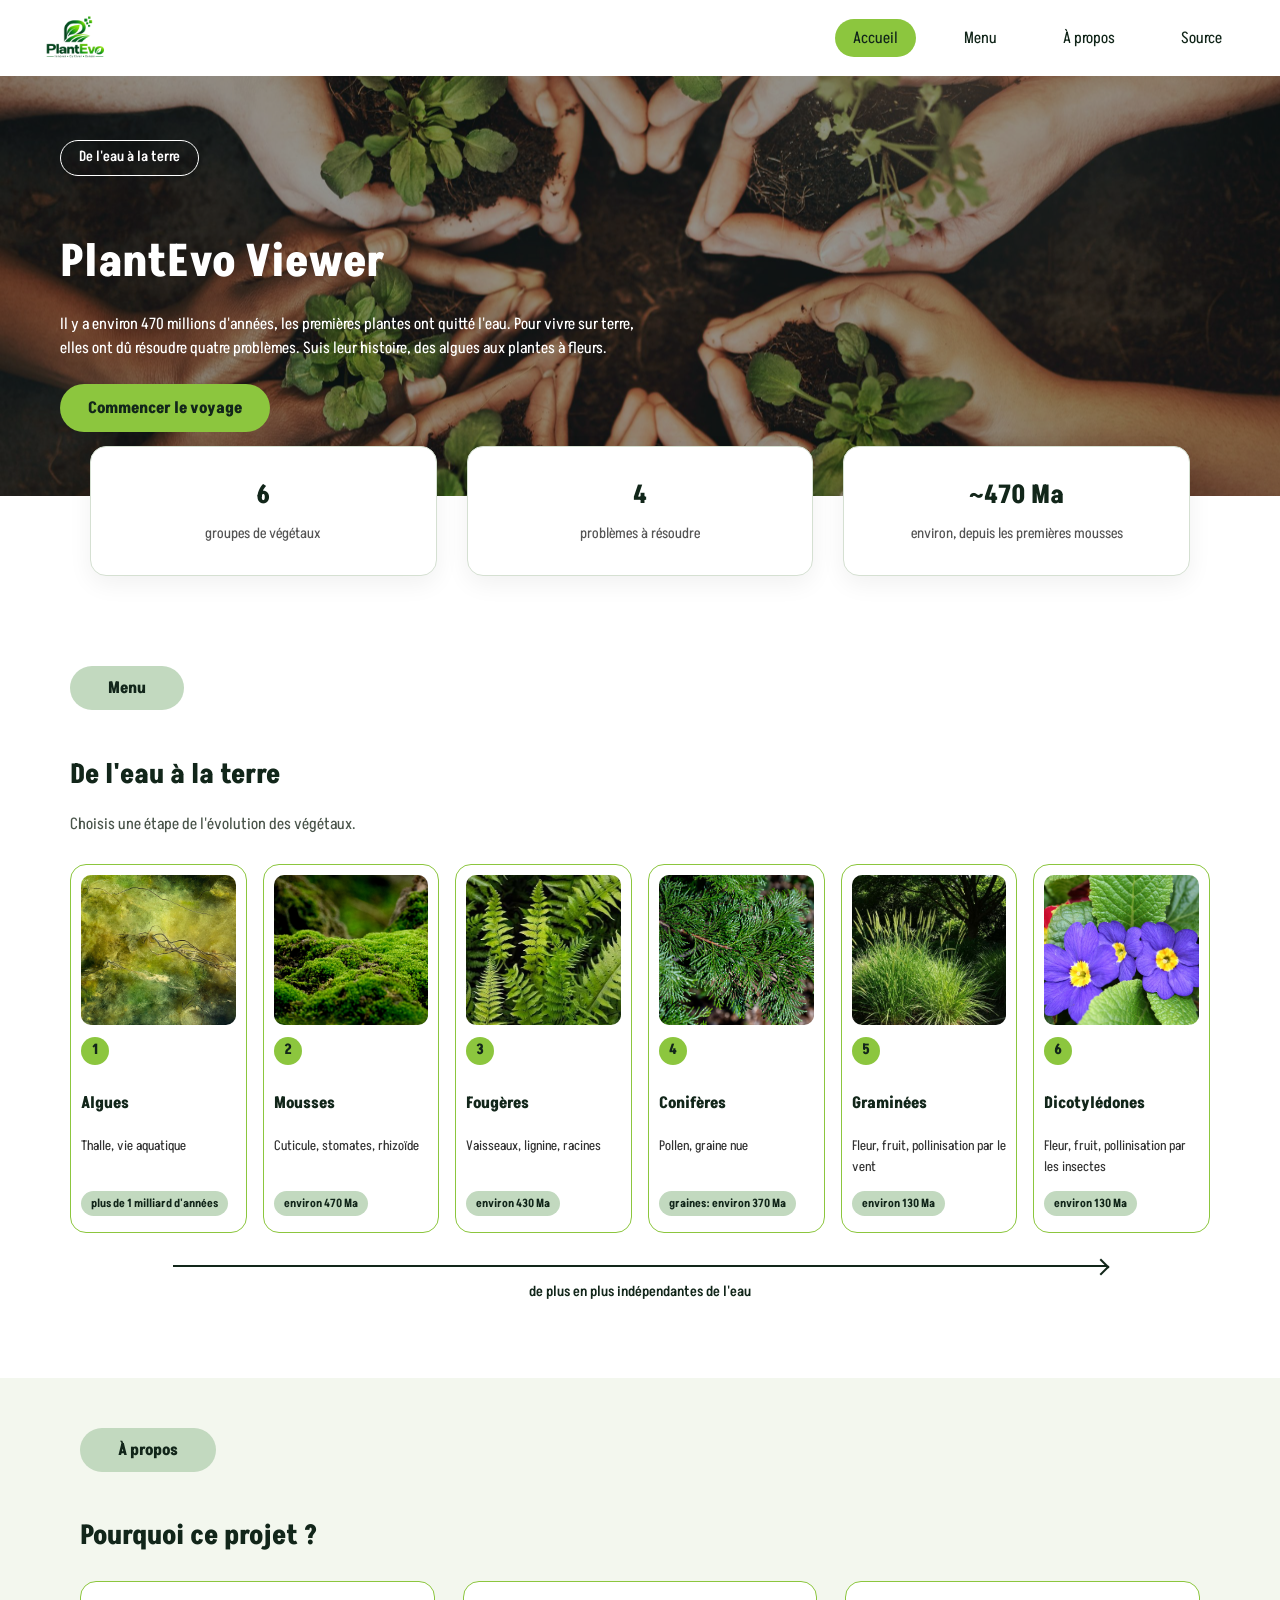
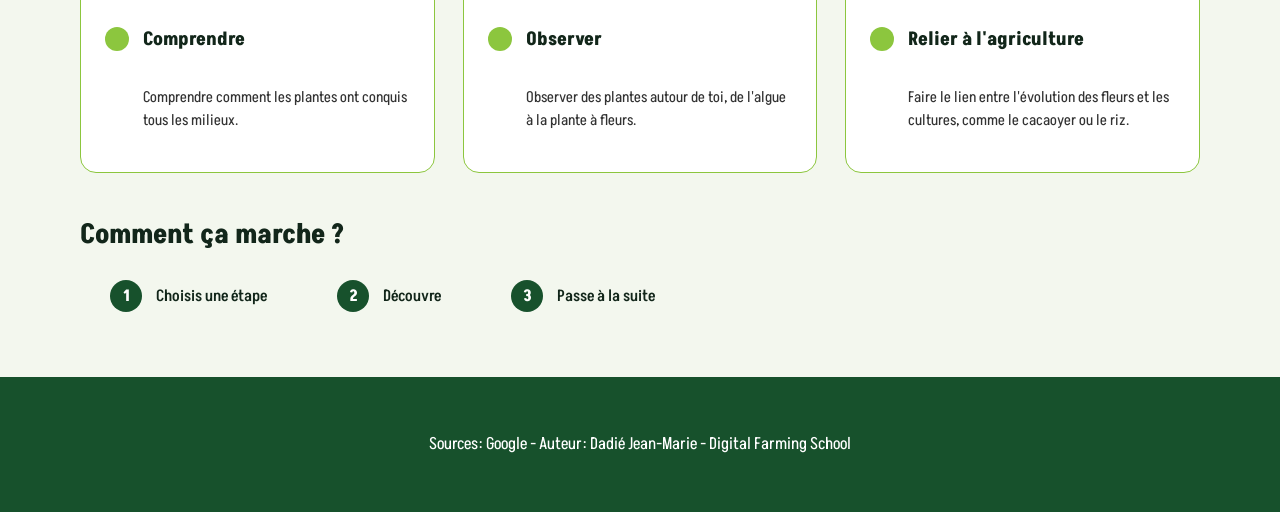
<file: index.html>
<!DOCTYPE html>
<html lang="fr">
<head>
    <meta charset="UTF-8">
    <meta name="viewport" content="width=device-width, initial-scale=1.0">
    <title>PlantEvo-Viewer</title>
    <link rel="stylesheet" href="./css/style.css"/>
    <link href="https://fonts.googleapis.com/css2?family=Akshar:wght@300;400;500;600;700&display=swap" rel="stylesheet">
</head>
<body>
    <header class="entete">
        <div class="logo">
            <img src="./image/accueil/Logo éco-agritech PlantEvo transparent.png" alt="PlantEvo">
        </div>
        <nav class="navigation">
            <ul class="nav_barre">
                <li><a href="#acceuil" aria-current="Navigation principale">Accueil</a></li>
                <li><a href="#menu">Menu</a></li>
                <li><a href="#a_propos">À propos</a></li>
                <li><a href="#sources">Source</a></li>
            </ul>
        </nav>
    </header>
    <main>
        <section class="section-banniere">
            <div class="banniere-image">
                <img src="./image/accueil/accueil-p.jpg" alt="Mains tenant des plantes" class="image-fond">
                <div class="conteneur-banniere">
                    <span class="etiquette-contour">De l'eau à la terre</span>
                    <h1>PlantEvo Viewer</h1>
                    <p>Il y a environ 470 millions d'années, les premières plantes ont quitté l'eau. Pour vivre sur terre, elles ont dû résoudre quatre problèmes. Suis leur histoire, des algues aux plantes à fleurs.</p>
                    <a href="#menu" class="bouton-voyage">Commencer le voyage</a>
                </div>
            </div>
            <div class="grille-statistiques">
                <div class="carte-stat">
                    <span class="chiffre-stat">6</span>
                    <span class="texte-stat">groupes de végétaux</span>
                </div>
                <div class="carte-stat">
                    <span class="chiffre-stat">4</span>
                    <span class="texte-stat">problèmes à résoudre</span>
                </div>
                <div class="carte-stat">
                    <span class="chiffre-stat">~470 Ma</span>
                    <span class="texte-stat">environ, depuis les premières mousses</span>
                </div>
            </div>
        </section>
        <section id="menu" class="section-menu">
            <span class="pastille-titre">Menu</span>
            <h2>De l'eau à la terre</h2>
            <p class="sous-titre">Choisis une étape de l'évolution des végétaux.</p>
            <div class="grille-etapes">
                <a href="./pages/algues.html" class="carte-etape">
                    <img src="./image/algues/algues.jpg" alt="Algues" class="image-etape">
                    <span class="numero-etape">1</span>
                    <h3>Algues</h3>
                    <p class="description-etape">Thalle, vie aquatique</p>
                    <span class="badge-age">plus de 1 milliard d'années</span>
                </a>
                <a href="./pages/mousses.html" class="carte-etape">
                    <img src="./image/mousses/Mousses.jpg" alt="Mousses" class="image-etape">
                    <span class="numero-etape">2</span>
                    <h3>Mousses</h3>
                    <p class="description-etape">Cuticule, stomates, rhizoïde</p>
                    <span class="badge-age">environ 470 Ma</span>
                </a>
                <a href="./pages/fourgeres.html" class="carte-etape">
                    <img src="./image/fougeres/Fourgeres(1) - Copie.jpg" alt="Fougères" class="image-etape">
                    <span class="numero-etape">3</span>
                    <h3>Fougères</h3>
                    <p class="description-etape">Vaisseaux, lignine, racines</p>
                    <span class="badge-age">environ 430 Ma</span>
                </a>
                <a href="./pages/coniferes.html" class="carte-etape">
                    <img src="./image/coniferes/Coniferes.jpg" alt="Conifères" class="image-etape">
                    <span class="numero-etape">4</span>
                    <h3>Conifères</h3>
                    <p class="description-etape">Pollen, graine nue</p>
                    <span class="badge-age">graines: environ 370 Ma</span>
                </a>
                <a href="./pages/graminees.html" class="carte-etape">
                    <img src="./image/graminees/Graminees.jpg" alt="Graminées" class="image-etape">
                    <span class="numero-etape">5</span>
                    <h3>Graminées</h3>
                    <p class="description-etape">Fleur, fruit, pollinisation par le vent</p>
                    <span class="badge-age">environ 130 Ma</span>
                </a>
                <a href="./pages/dicotyledones.html" class="carte-etape">
                    <img src="./image/dicotyledones/dicotyledones.jpg" alt="Dicotylédones" class="image-etape">
                    <span class="numero-etape">6</span>
                    <h3>Dicotylédones</h3>
                    <p class="description-etape">Fleur, fruit, pollinisation par les insectes</p>
                    <span class="badge-age">environ 130 Ma</span>
                </a>
            </div>
            <div class="zone-fleche">
                <div class="ligne-fleche"></div>
                <p>de plus en plus indépendantes de l'eau</p>
            </div>
        </section>
        <section id="a_propos" class="section-apropos">
            <span class="pastille-titre">À propos</span>
            <h2>Pourquoi ce projet ?</h2>
            <div class="grille-pourquoi">
                <article class="carte-pourquoi">
                    <div class="entete-pourquoi">
                        <span class="point-vert"></span>
                        <h3>Comprendre</h3>
                    </div>
                    <p>Comprendre comment les plantes ont conquis tous les milieux.</p>
                </article>
                <article class="carte-pourquoi">
                    <div class="entete-pourquoi">
                        <span class="point-vert"></span>
                        <h3>Observer</h3>
                    </div>
                    <p>Observer des plantes autour de toi, de l'algue à la plante à fleurs.</p>
                </article>
                <article class="carte-pourquoi">
                    <div class="entete-pourquoi">
                        <span class="point-vert"></span>
                        <h3>Relier à l'agriculture</h3>
                    </div>
                    <p>Faire le lien entre l'évolution des fleurs et les cultures, comme le cacaoyer ou le riz.</p>
                </article>
            </div>
            <h2>Comment ça marche ?</h2>
            <div class="liste-marche">
                <div class="etape-marche">
                    <span class="numero-sombre">1</span>
                    <span>Choisis une étape</span>
                </div>
                <div class="etape-marche">
                    <span class="numero-sombre">2</span>
                    <span>Découvre</span>
                </div>
                <div class="etape-marche">
                    <span class="numero-sombre">3</span>
                    <span>Passe à la suite</span>
                </div>
            </div>
        </section>
    </main>
    <footer id="sources" class="pied-page">
            <span>Sources: Google</span> - 
            <span>Auteur: Dadié Jean-Marie</span> - 
            <span>Digital Farming School</span>
    </footer>
</body>
</html>
</file>
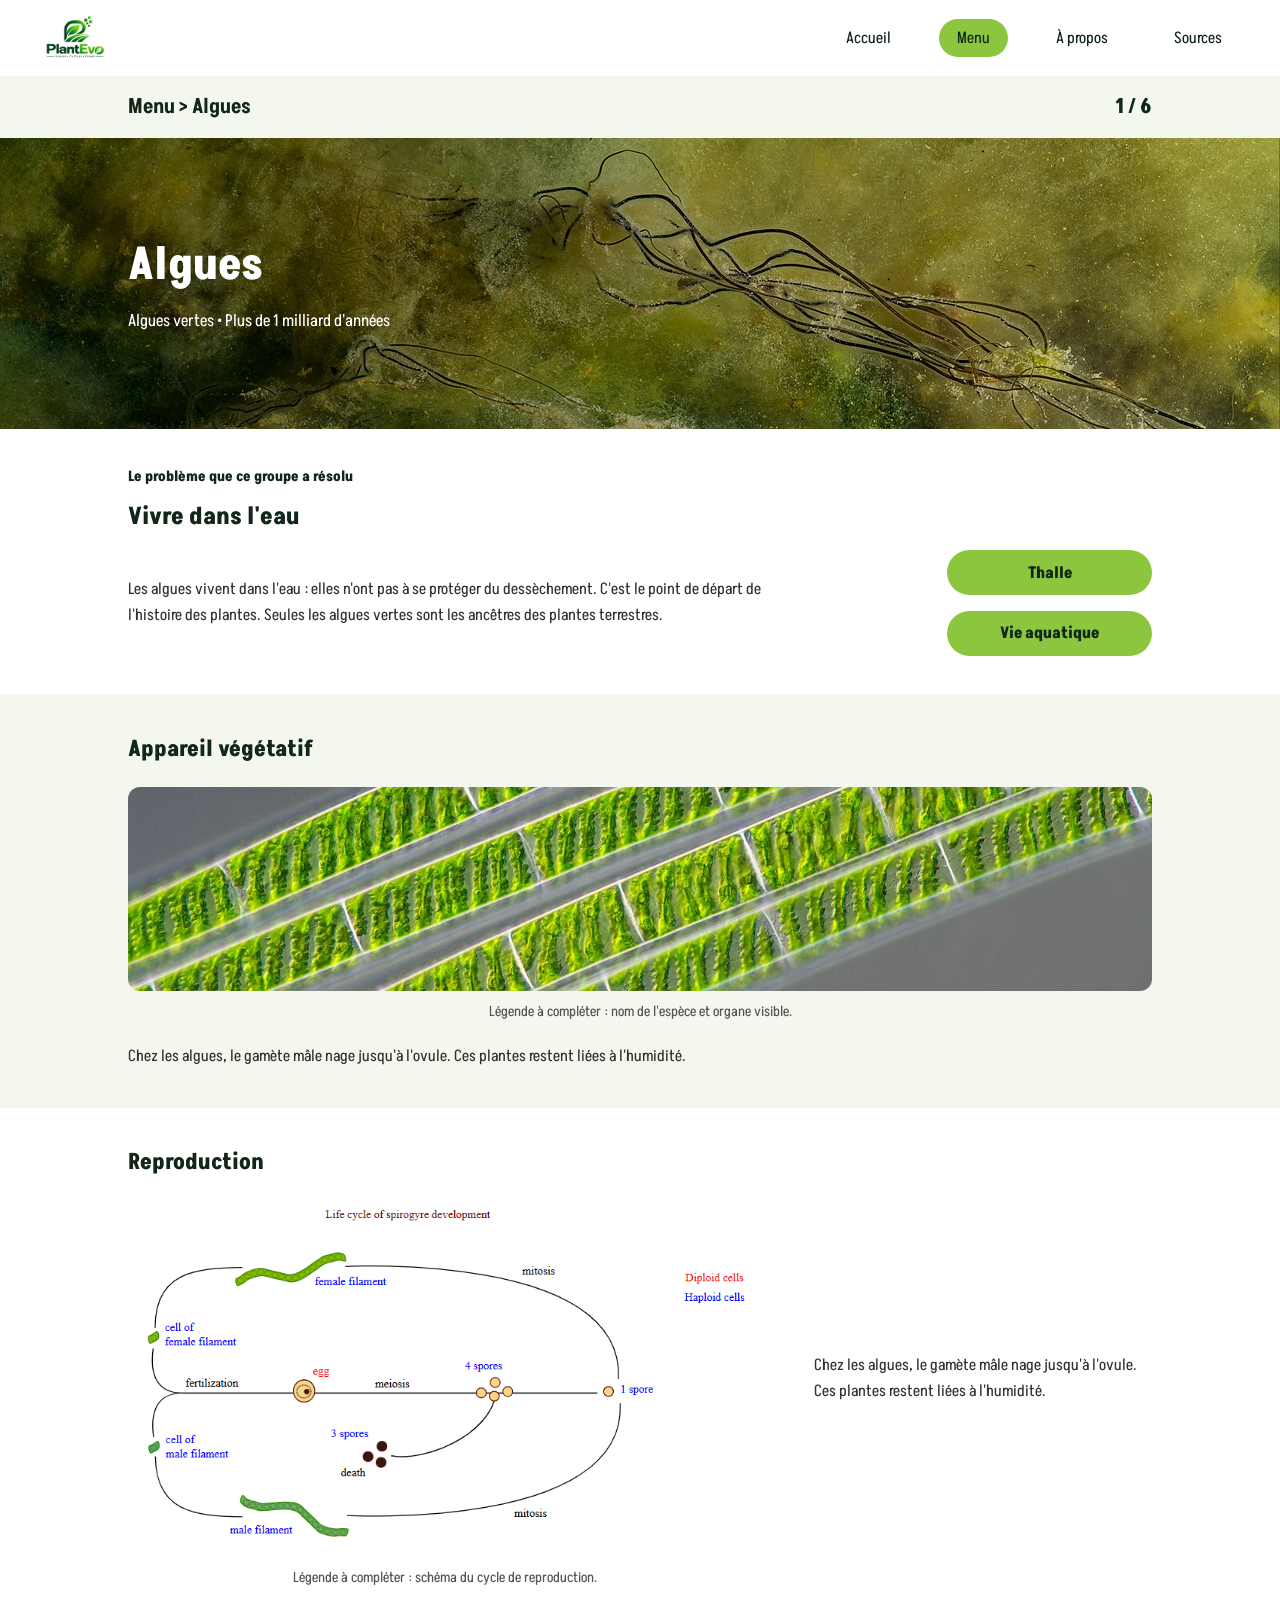
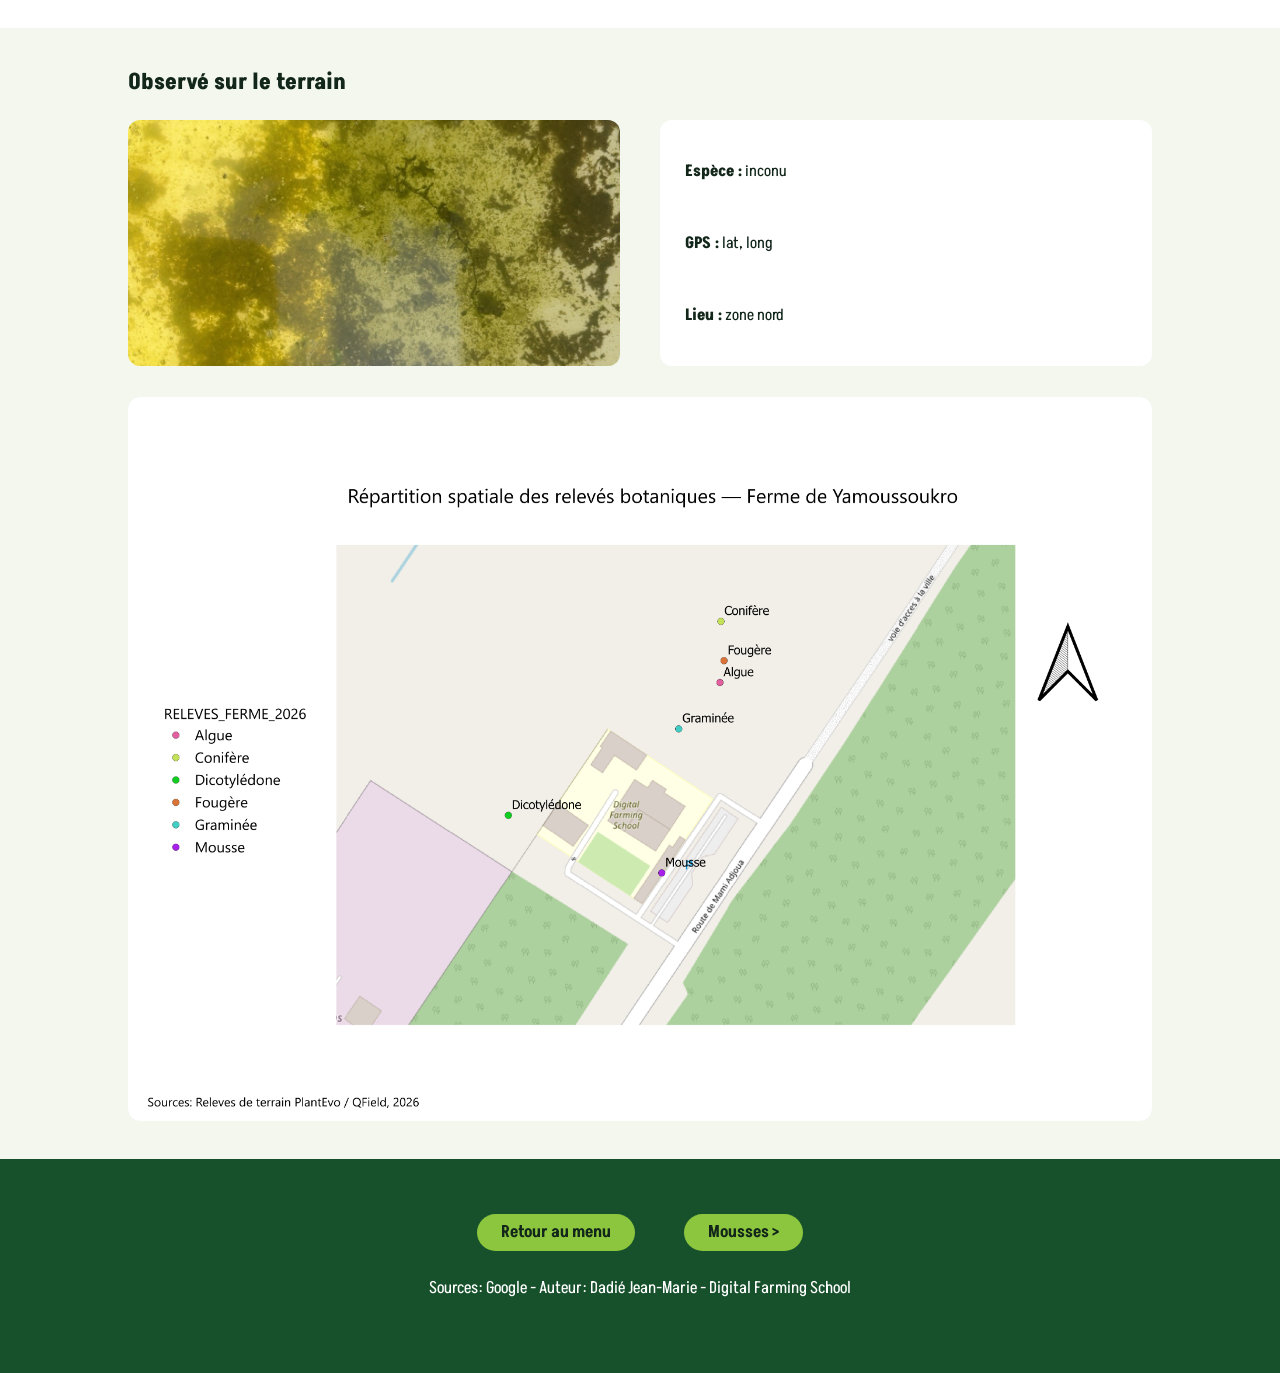
<file: pages/algues.html>
<!DOCTYPE html>
<html lang="fr">
<head>
    <meta charset="UTF-8">
    <meta name="viewport" content="width=device-width, initial-scale=1.0">
    <title>PlantEvo Viewer - Algues</title>
    <link rel="stylesheet" href="../css/style.css"/>
    <link href="https://fonts.googleapis.com/css2?family=Akshar:wght@300;400;500;600;700&display=swap" rel="stylesheet">
</head>
<body>
    <header class="entete">
        <a href="../index.html" class="logo">
            <img src="../image/accueil/Logo éco-agritech PlantEvo transparent.png" alt="PlantEvo">
        </a>
        <nav class="navigation">
            <ul class="nav_barre">
                <li><a href="../index.html">Accueil</a></li>
                <li><a href="../index.html#menu" aria-current="page">Menu</a></li>
                <li><a href="../index.html#a_propos">À propos</a></li>
                <li><a href="../index.html#sources">Sources</a></li>
            </ul>
        </nav>
    </header>
    <div class="bandeau-ariane">
        <div class="entete-ariane">
            <span class="chemin-navigation"><a href="../index.html#menu">Menu</a> &gt; Algues</span>
            <span class="compteur-etape">1 / 6</span>
        </div>
    </div>
    <div class="banniere-detail">
        <img src="../image/algues/algues.jpg" alt="Algues" class="image-fond-detail">
        <div class="contenu-banniere-detail">
            <h1>Algues</h1>
            <p>Algues vertes • Plus de 1 milliard d'années</p>
        </div>
    </div>
    <main class="conteneur-page-detail">
        <section class="section-simple">
            <h2>Le problème que ce groupe a résolu</h2>
            <h3>Vivre dans l'eau</h3>
            <div class="grille-probleme">
                <p class="texte-explicatif">
                    Les algues vivent dans l'eau : elles n'ont pas à se protéger du dessèchement. C'est le point de départ de l'histoire des plantes. Seules les algues vertes sont les ancêtres des plantes terrestres.
                </p>
                <div class="liste-badges-droite">
                    <span class="badge-vert-plein">Thalle</span>
                    <span class="badge-vert-plein">Vie aquatique</span>
                </div>
            </div>
        </section>
        <section class="section-detail">
            <h2>Appareil végétatif</h2>
            <div class="carte-illustration">
                <img src="../image/algues/thalle.jpg" alt="Appareil végétatif des algues" class="image-illustration">
            </div>
            <p class="legende-image">Légende à compléter : nom de l'espèce et organe visible.</p>
            <p class="texte-explicatif texte-marge">
                Chez les algues, le gamète mâle nage jusqu'à l'ovule. Ces plantes restent liées à l'humidité.
            </p>
        </section>
        <section class="section-detail">
            <h2>Reproduction</h2>
            <div class="grille-reproduction">
                <div class="carte-illustration-reproduction">
                    <img src="../image/algues/cycle-reproducteur-algue.png" alt="Reproduction des algues" class="image-illustration">
                </div>
                <p class="texte-explicatif">
                    Chez les algues, le gamète mâle nage jusqu'à l'ovule. Ces plantes restent liées à l'humidité.
                </p>
            </div>
            <p class="legende-image legende-marge">Légende à compléter : schéma du cycle de reproduction.</p>
        </section>
        <section class="section-detail">
            <h2>Observé sur le terrain</h2>
            <div class="grille-terrain">
                <div class="carte-illustration">
                    <img src="../image/algues/algue.jpg" alt="Observation terrain" class="image-illustration">
                </div>
                <div class="carte-infos-terrain">
                    <p><strong>Espèce :</strong> inconu</p>
                    <p><strong>GPS :</strong> lat, long</p>
                    <p><strong>Lieu :</strong> zone nord</p>
                </div>
            </div>
            <div class="carte-fictive-bleue">
                <span>
                    <img src="../sig/cartes/PlantEvo_carte.png" alt="carte">
                </span>
            </div>
        </section>
    </main>
    <footer class="pied-page">
        <div class="liens-navigation-bas">
            <a href="../index.html#menu" class="bouton-bas">Retour au menu</a>
            <a href="./mousses.html" class="bouton-bas">Mousses &gt;</a>
        </div>
        <p>
            <span>Sources: Google</span> - 
            <span>Auteur: Dadié Jean-Marie</span> - 
            <span>Digital Farming School</span>
        </p>
    </footer>
</body>
</html>
</file>
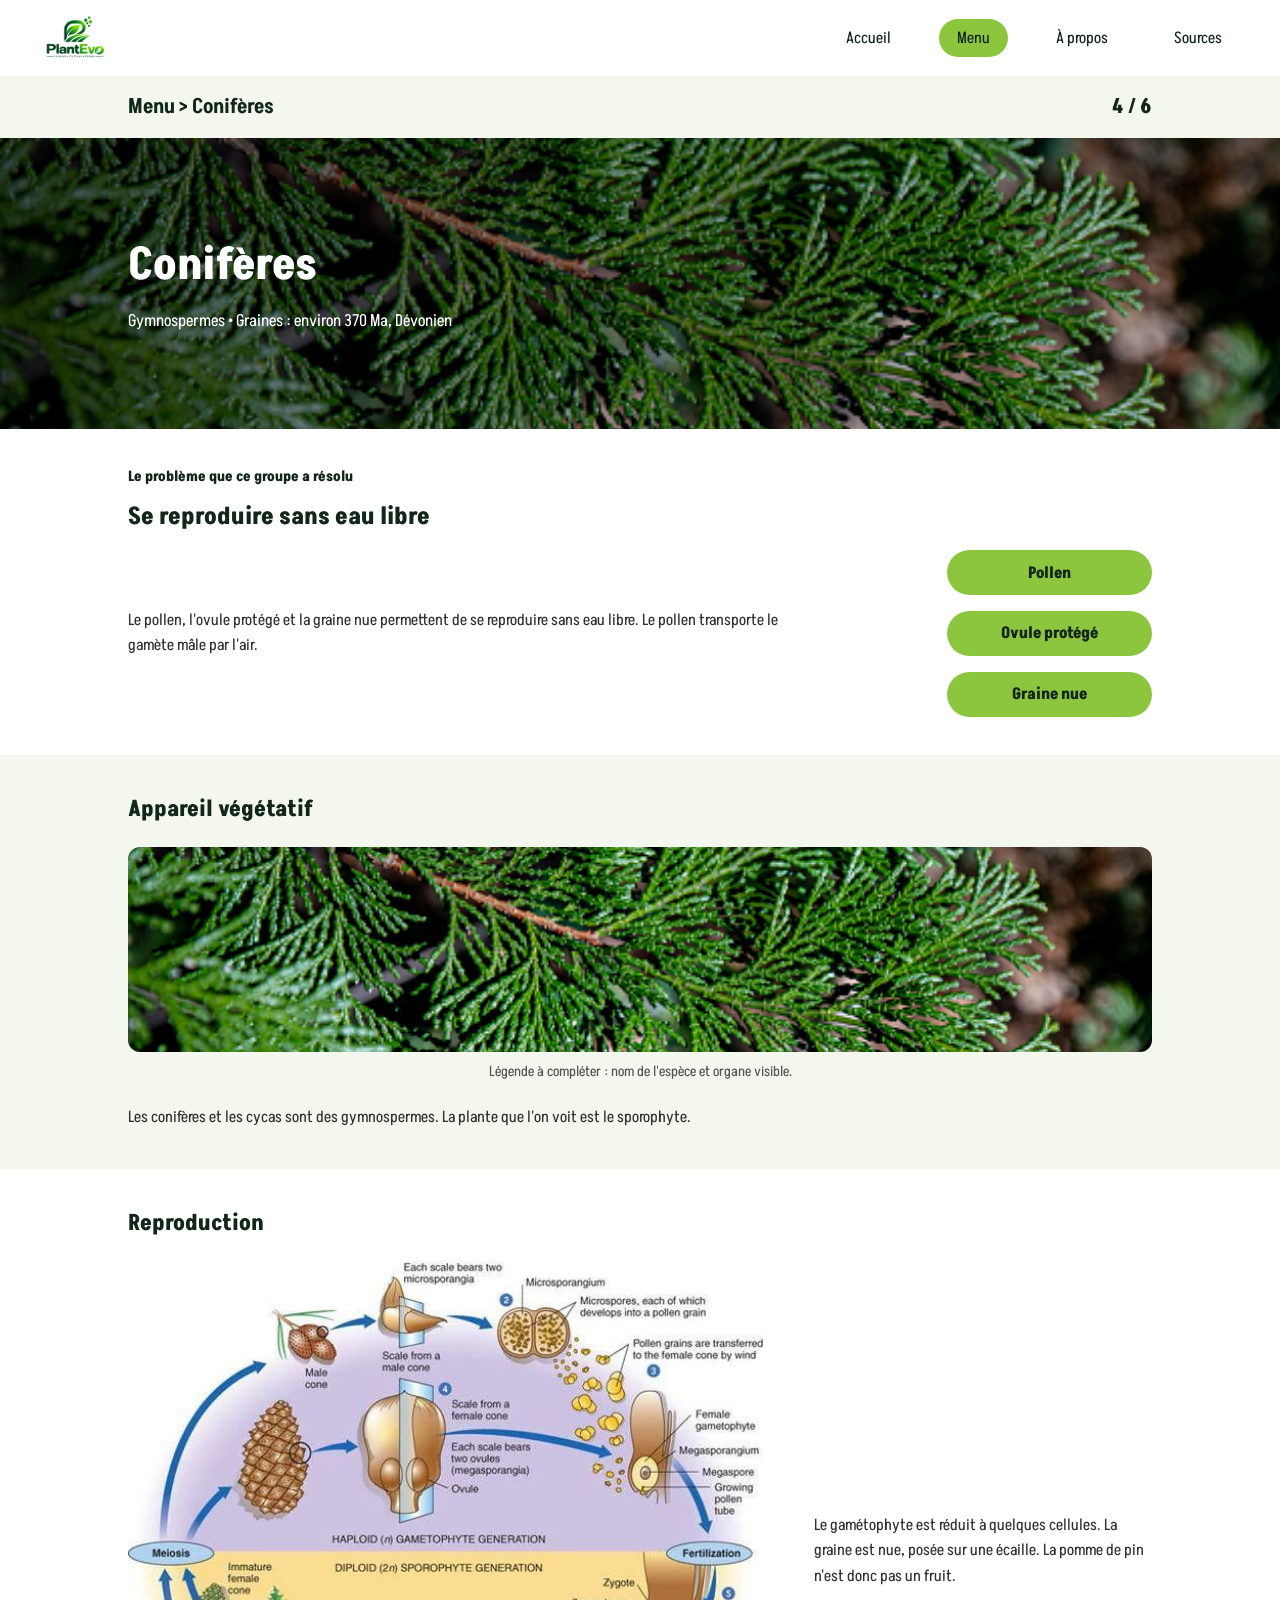
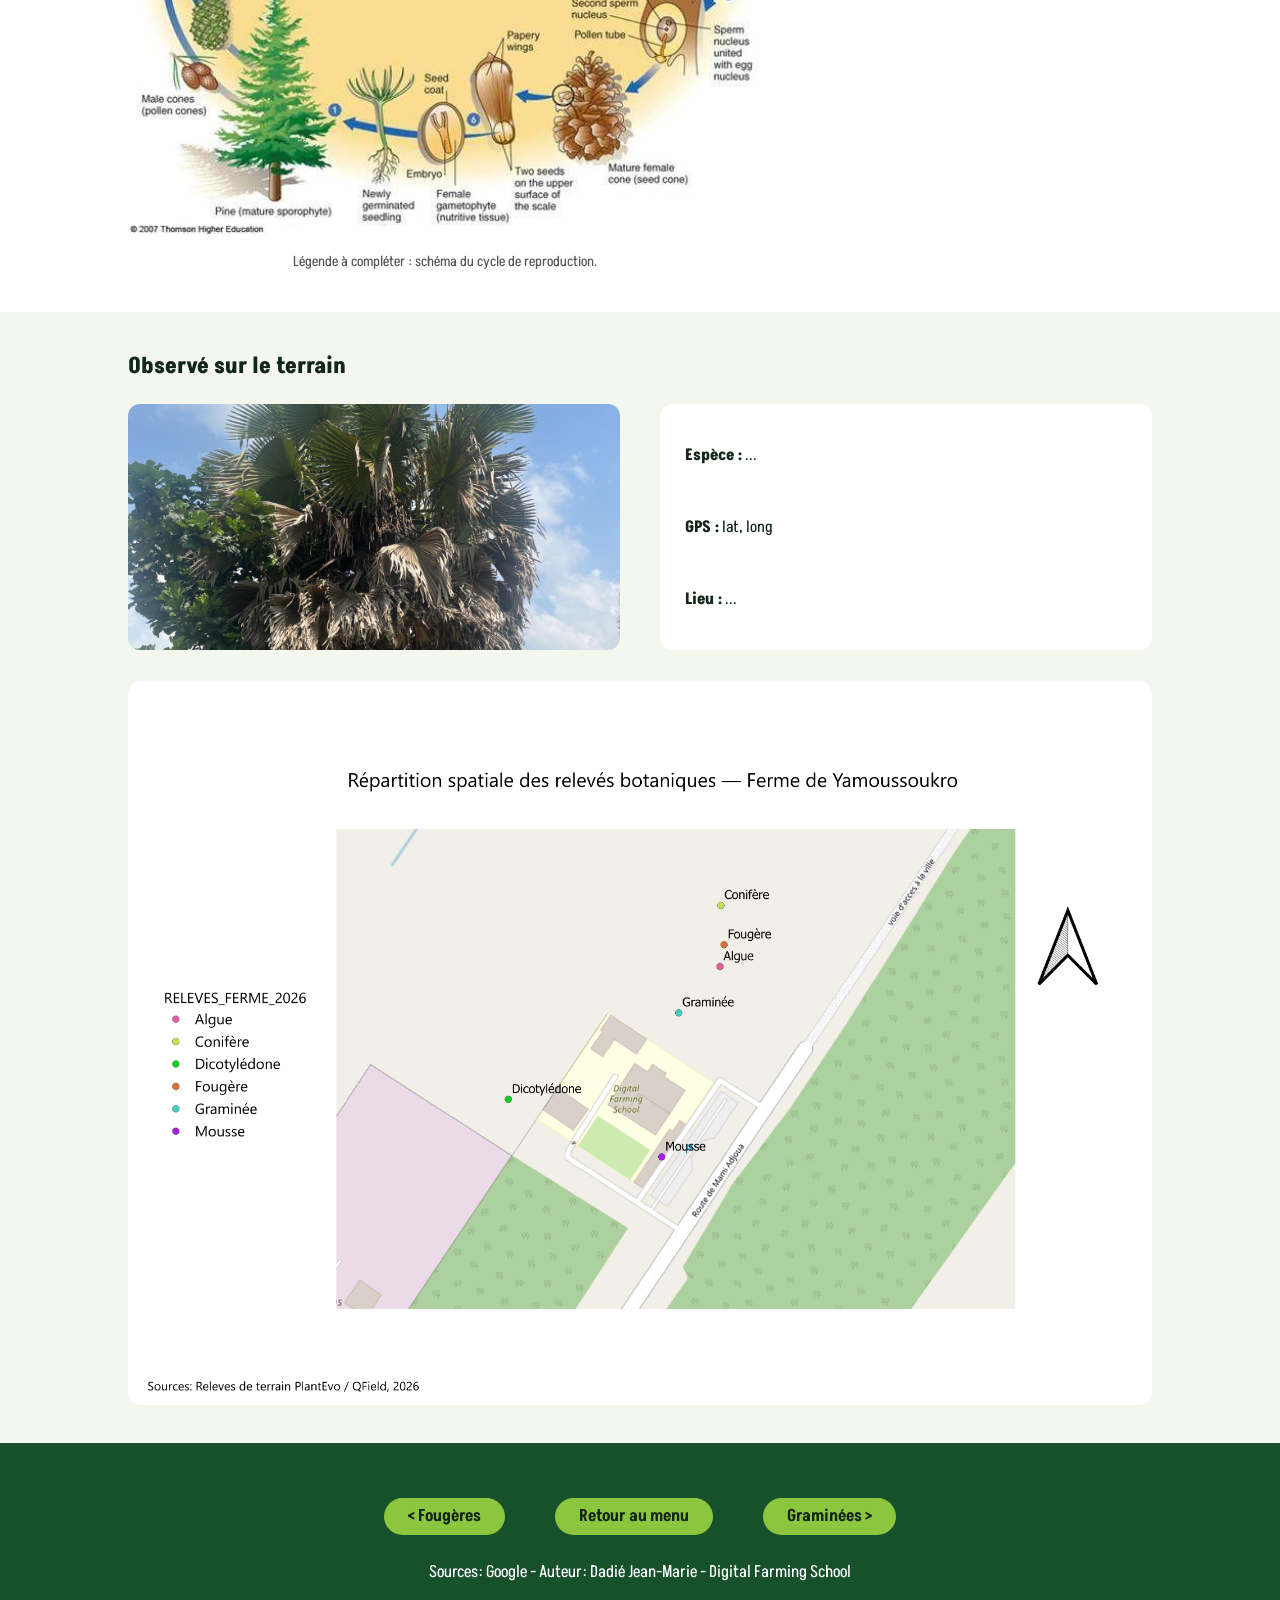
<file: pages/conifere.html>
<!DOCTYPE html>
<html lang="fr">
<head>
    <meta charset="UTF-8">
    <meta name="viewport" content="width=device-width, initial-scale=1.0">
    <title>PlantEvo Viewer - Algues</title>
    <link rel="stylesheet" href="../css/style.css"/>
    <link href="https://fonts.googleapis.com/css2?family=Akshar:wght@300;400;500;600;700&display=swap" rel="stylesheet">
</head>
<body>
    <header class="entete">
        <a href="../index.html" class="logo">
            <img src="../image/accueil/Logo éco-agritech PlantEvo transparent.png" alt="PlantEvo">
        </a>
        <nav class="navigation">
            <ul class="nav_barre">
                <li><a href="../index.html">Accueil</a></li>
                <li><a href="../index.html#menu" aria-current="page">Menu</a></li>
                <li><a href="../index.html#a_propos">À propos</a></li>
                <li><a href="../index.html#sources">Sources</a></li>
            </ul>
        </nav>
    </header>
    <div class="bandeau-ariane">
        <div class="entete-ariane">
            <span class="chemin-navigation"><a href="../index.html#menu">Menu</a> &gt; Conifères</span>
            <span class="compteur-etape">4 / 6</span>
        </div>
    </div>
    <div class="banniere-detail">
        <img src="../image/coniferes/Coniferes.jpg" alt="Conifères" class="image-fond-detail">
        <div class="contenu-banniere-detail">
            <h1>Conifères</h1>
            <p>Gymnospermes • Graines : environ 370 Ma, Dévonien </p>
        </div>
    </div>
    <main class="conteneur-page-detail">
        <section class="section-simple">
            <h2>Le problème que ce groupe a résolu</h2>
            <h3>Se reproduire sans eau libre</h3>
            <div class="grille-probleme">
                <p class="texte-explicatif">
                    Le pollen, l'ovule protégé et la graine nue permettent de se reproduire sans eau libre. Le pollen transporte le gamète mâle par l'air.
                </p>
                <div class="liste-badges-droite">
                    <span class="badge-vert-plein">Pollen</span>
                    <span class="badge-vert-plein">Ovule protégé</span>
                    <span class="badge-vert-plein">Graine nue</span>
                </div>
            </div>
        </section>
        <section class="section-detail">
            <h2>Appareil végétatif</h2>
            <div class="carte-illustration">
                <img src="../image/coniferes/Coniferes.jpg" alt="Appareil végétatif des Conifères" class="image-illustration">
            </div>
            <p class="legende-image">Légende à compléter : nom de l'espèce et organe visible.</p>
            <p class="texte-explicatif texte-marge">
                Les conifères et les cycas sont des gymnospermes. La plante que l'on voit est le sporophyte.
            </p>
        </section>
        <section class="section-detail">
            <h2>Reproduction</h2>
            <div class="grille-reproduction">
                <div class="carte-illustration-reproduction">
                    <img src="../image/coniferes/WhatsApp Image 2026-11-22 at 22.33.50.jpeg" alt="Reproduction des Conifères" class="image-illustration">
                </div>
                <p class="texte-explicatif">
                   Le gamétophyte est réduit à quelques cellules. La graine est nue, posée sur une écaille. La pomme de pin n'est donc pas un fruit.
                </p>
            </div>
            <p class="legende-image legende-marge">Légende à compléter : schéma du cycle de reproduction.</p>
        </section>
        <section class="section-detail">
            <h2>Observé sur le terrain</h2>
            <div class="grille-terrain">
                <div class="carte-illustration">
                    <img src="../image/coniferes/conifere.jpg" alt="Observation terrain" class="image-illustration">
                </div>
                <div class="carte-infos-terrain">
                    <p><strong>Espèce :</strong> ...</p>
                    <p><strong>GPS :</strong> lat, long</p>
                    <p><strong>Lieu :</strong> ...</p>
                </div>
            </div>
            <div class="carte-fictive-bleue">
                <span> <img src="../sig/cartes/PlantEvo_carte.png" alt="carte"></span>
            </div>
        </section>
    </main>
    <footer class="pied-page">
        <div class="liens-navigation-bas">
            <a href="./fourgeres.html" class="bouton-bas">&lt; Fougères</a>
            <a href="../index.html#menu" class="bouton-bas">Retour au menu</a>
            <a href="./graminees.html" class="bouton-bas">Graminées &gt;</a>
        </div>
        <p>
            <span>Sources: Google</span> - 
            <span>Auteur: Dadié Jean-Marie</span> - 
            <span>Digital Farming School</span>
        </p>
    </footer>
</body>
</html>
</file>
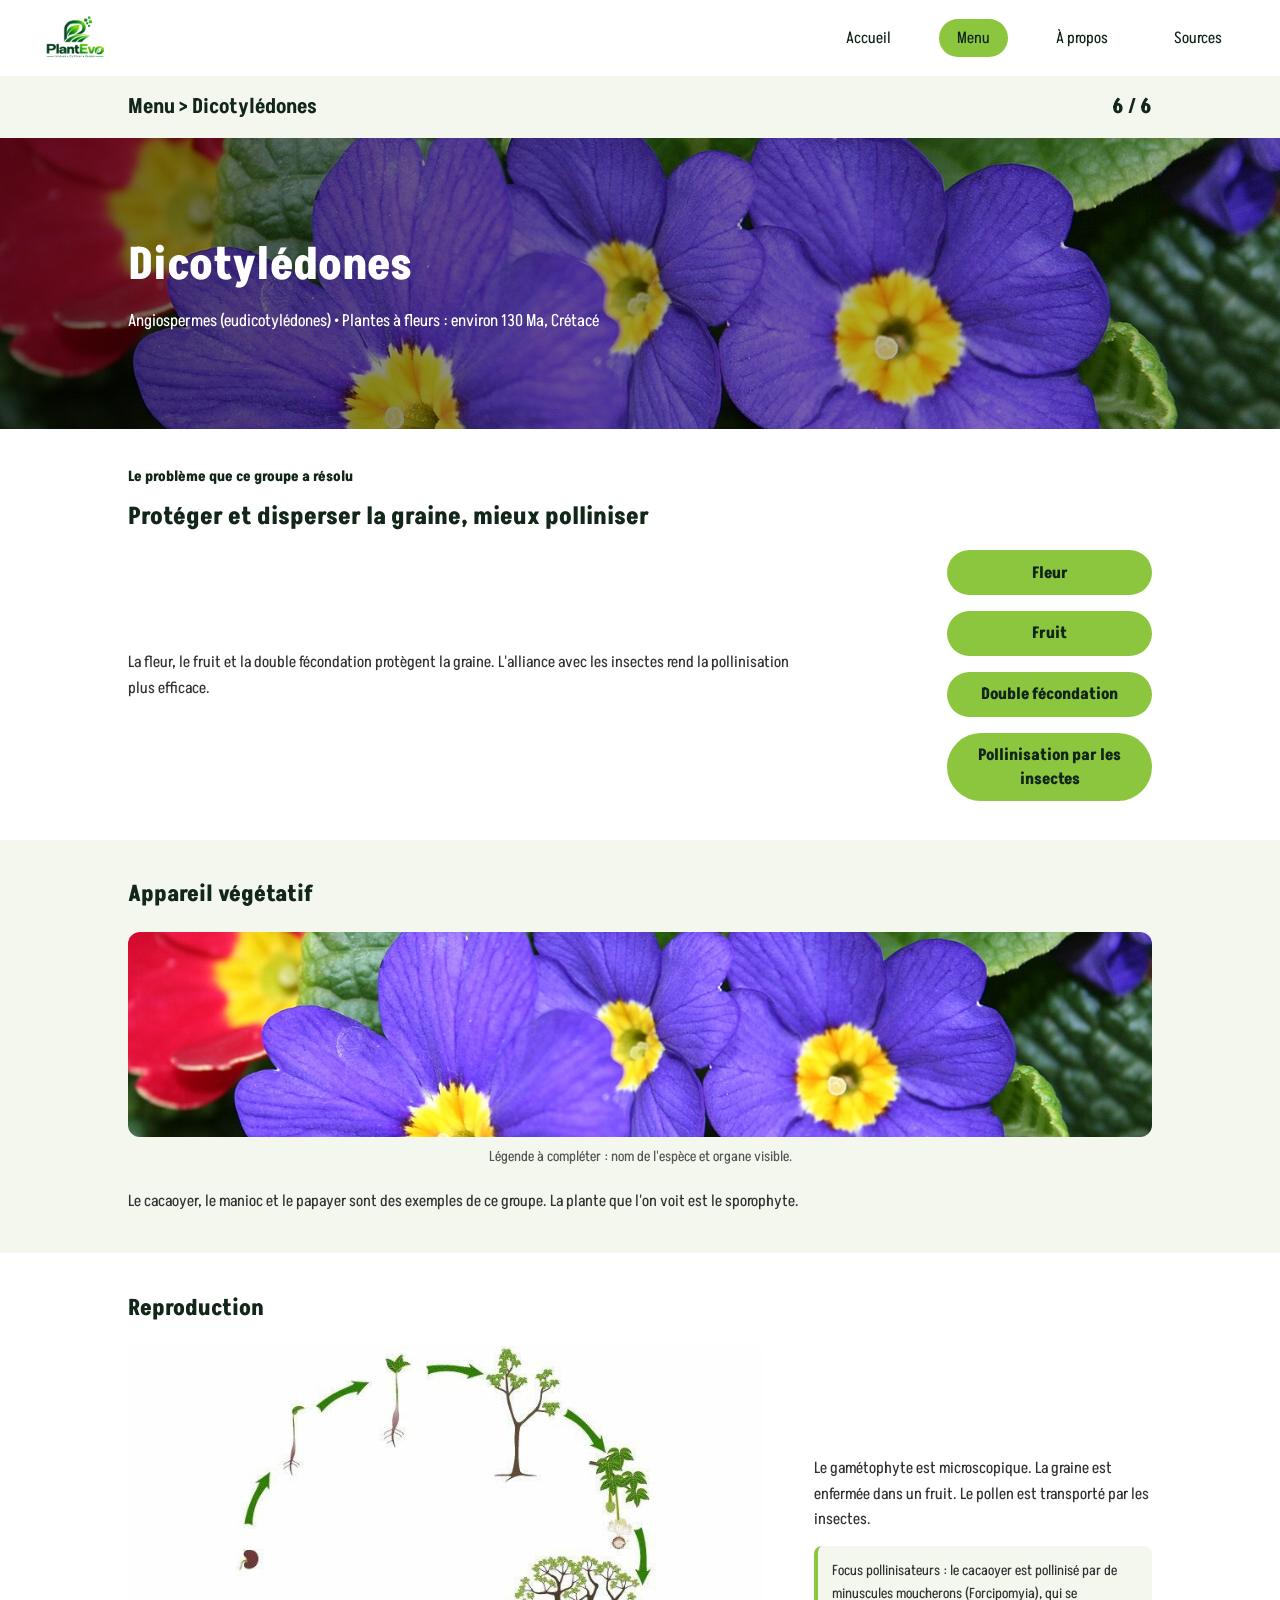
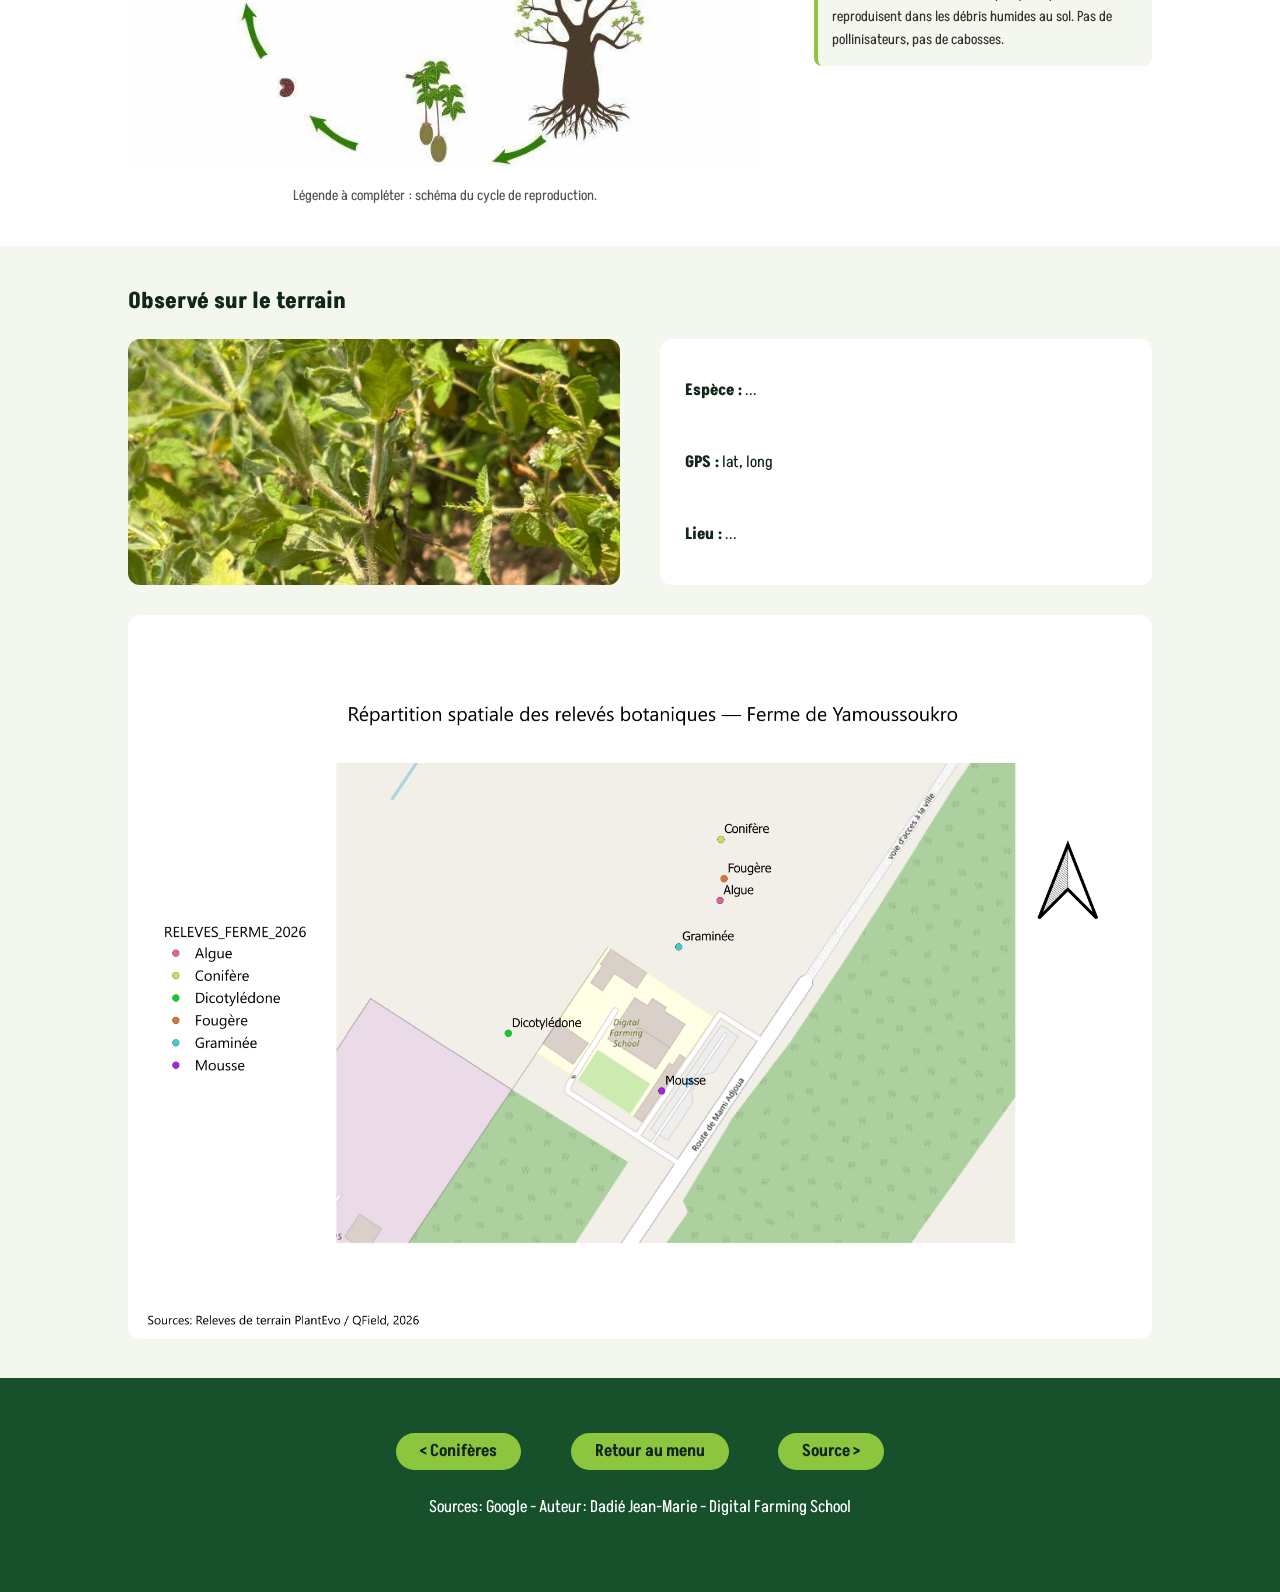
<file: pages/dicotyledones.html>
<!DOCTYPE html>
<html lang="fr">
<head>
    <meta charset="UTF-8">
    <meta name="viewport" content="width=device-width, initial-scale=1.0">
    <title>PlantEvo Viewer - Algues</title>
    <link rel="stylesheet" href="../css/style.css"/>
    <link href="https://fonts.googleapis.com/css2?family=Akshar:wght@300;400;500;600;700&display=swap" rel="stylesheet">
</head>
<body>
    <header class="entete">
        <a href="../index.html" class="logo">
            <img src="../image/accueil/Logo éco-agritech PlantEvo transparent.png" alt="PlantEvo">
        </a>
        <nav class="navigation">
            <ul class="nav_barre">
                <li><a href="../index.html">Accueil</a></li>
                <li><a href="../index.html#menu" aria-current="page">Menu</a></li>
                <li><a href="../index.html#a_propos">À propos</a></li>
                <li><a href="../index.html#sources">Sources</a></li>
            </ul>
        </nav>
    </header>
    <div class="bandeau-ariane">
        <div class="entete-ariane">
            <span class="chemin-navigation"><a href="../index.html#menu">Menu</a> &gt; Dicotylédones</span>
            <span class="compteur-etape">6 / 6</span>
        </div>
    </div>
    <div class="banniere-detail">
        <img src="../image/dicotyledones/dicotyledones.jpg" alt="Dicotylédones" class="image-fond-detail">
        <div class="contenu-banniere-detail">
            <h1>Dicotylédones</h1>
            <p>Angiospermes (eudicotylédones) • Plantes à fleurs : environ 130 Ma, Crétacé</p>
        </div>
    </div>
    <main class="conteneur-page-detail">
        <section class="section-simple">
            <h2>Le problème que ce groupe a résolu</h2>
            <h3>Protéger et disperser la graine, mieux polliniser</h3>
            <div class="grille-probleme">
                <p class="texte-explicatif">
                   La fleur, le fruit et la double fécondation protègent la graine. L'alliance avec les insectes rend la pollinisation plus efficace.
                </p>
                <div class="liste-badges-droite">
                    <span class="badge-vert-plein">Fleur</span>
                    <span class="badge-vert-plein">Fruit</span>
                    <span class="badge-vert-plein">Double fécondation</span>
                    <span class="badge-vert-plein">Pollinisation par les insectes</span>
                </div>
            </div>
        </section>
        <section class="section-detail">
            <h2>Appareil végétatif</h2>
            <div class="carte-illustration">
                <img src="../image/dicotyledones/dicotyledones.jpg" alt="Appareil végétatif des Dicotylédones" class="image-illustration">
            </div>
            <p class="legende-image">Légende à compléter : nom de l'espèce et organe visible.</p>
            <p class="texte-explicatif texte-marge">
               Le cacaoyer, le manioc et le papayer sont des exemples de ce groupe. La plante que l'on voit est le sporophyte.
            </p>
        </section>
        <section class="section-detail">
            <h2>Reproduction</h2>
            <div class="grille-reproduction">
                <div class="carte-illustration-reproduction">
                    <img src="../image/dicotyledones/WhatsApp Image 2026-11-22 at 22.33.50 (2).jpeg" alt="Reproduction des Dicotylédones" class="image-illustration">
                </div>
                <div class="colonne-texte">
                    <p class="texte-explicatif">
                    Le gamétophyte est microscopique. La graine est enfermée dans un fruit. Le pollen est transporté par les insectes.
                    </p>
                    <p class="contre-exemple">
                        Focus pollinisateurs : le cacaoyer est pollinisé par de minuscules moucherons (Forcipomyia), qui se reproduisent dans les débris humides au sol. Pas de pollinisateurs, pas de cabosses.
                    </p>
                </div>
            </div>
            <p class="legende-image legende-marge">Légende à compléter : schéma du cycle de reproduction.</p>
        </section>
        <section class="section-detail">
            <h2>Observé sur le terrain</h2>
            <div class="grille-terrain">
                <div class="carte-illustration">
                    <img src="../image/dicotyledones/dico_v.jpg" alt="Observation terrain" class="image-illustration">
                </div>
                <div class="carte-infos-terrain">
                    <p><strong>Espèce :</strong> ...</p>
                    <p><strong>GPS :</strong> lat, long</p>
                    <p><strong>Lieu :</strong> ...</p>
                </div>
            </div>
            <div class="carte-fictive-bleue">
                <span> <img src="../sig/cartes/PlantEvo_carte.png" alt="carte"></span>
            </div>
        </section>
    </main>
    <footer class="pied-page">
        <div class="liens-navigation-bas">
            <a href="./graminees.html" class="bouton-bas">&lt; Conifères</a>
            <a href="../index.html#menu" class="bouton-bas">Retour au menu</a>
            <a href="../index.html#sources" class="bouton-bas">Source &gt;</a>
        </div>
        <p>
            <span>Sources: Google</span> - 
            <span>Auteur: Dadié Jean-Marie</span> - 
            <span>Digital Farming School</span>
        </p>
    </footer>
</body>
</html>
</file>
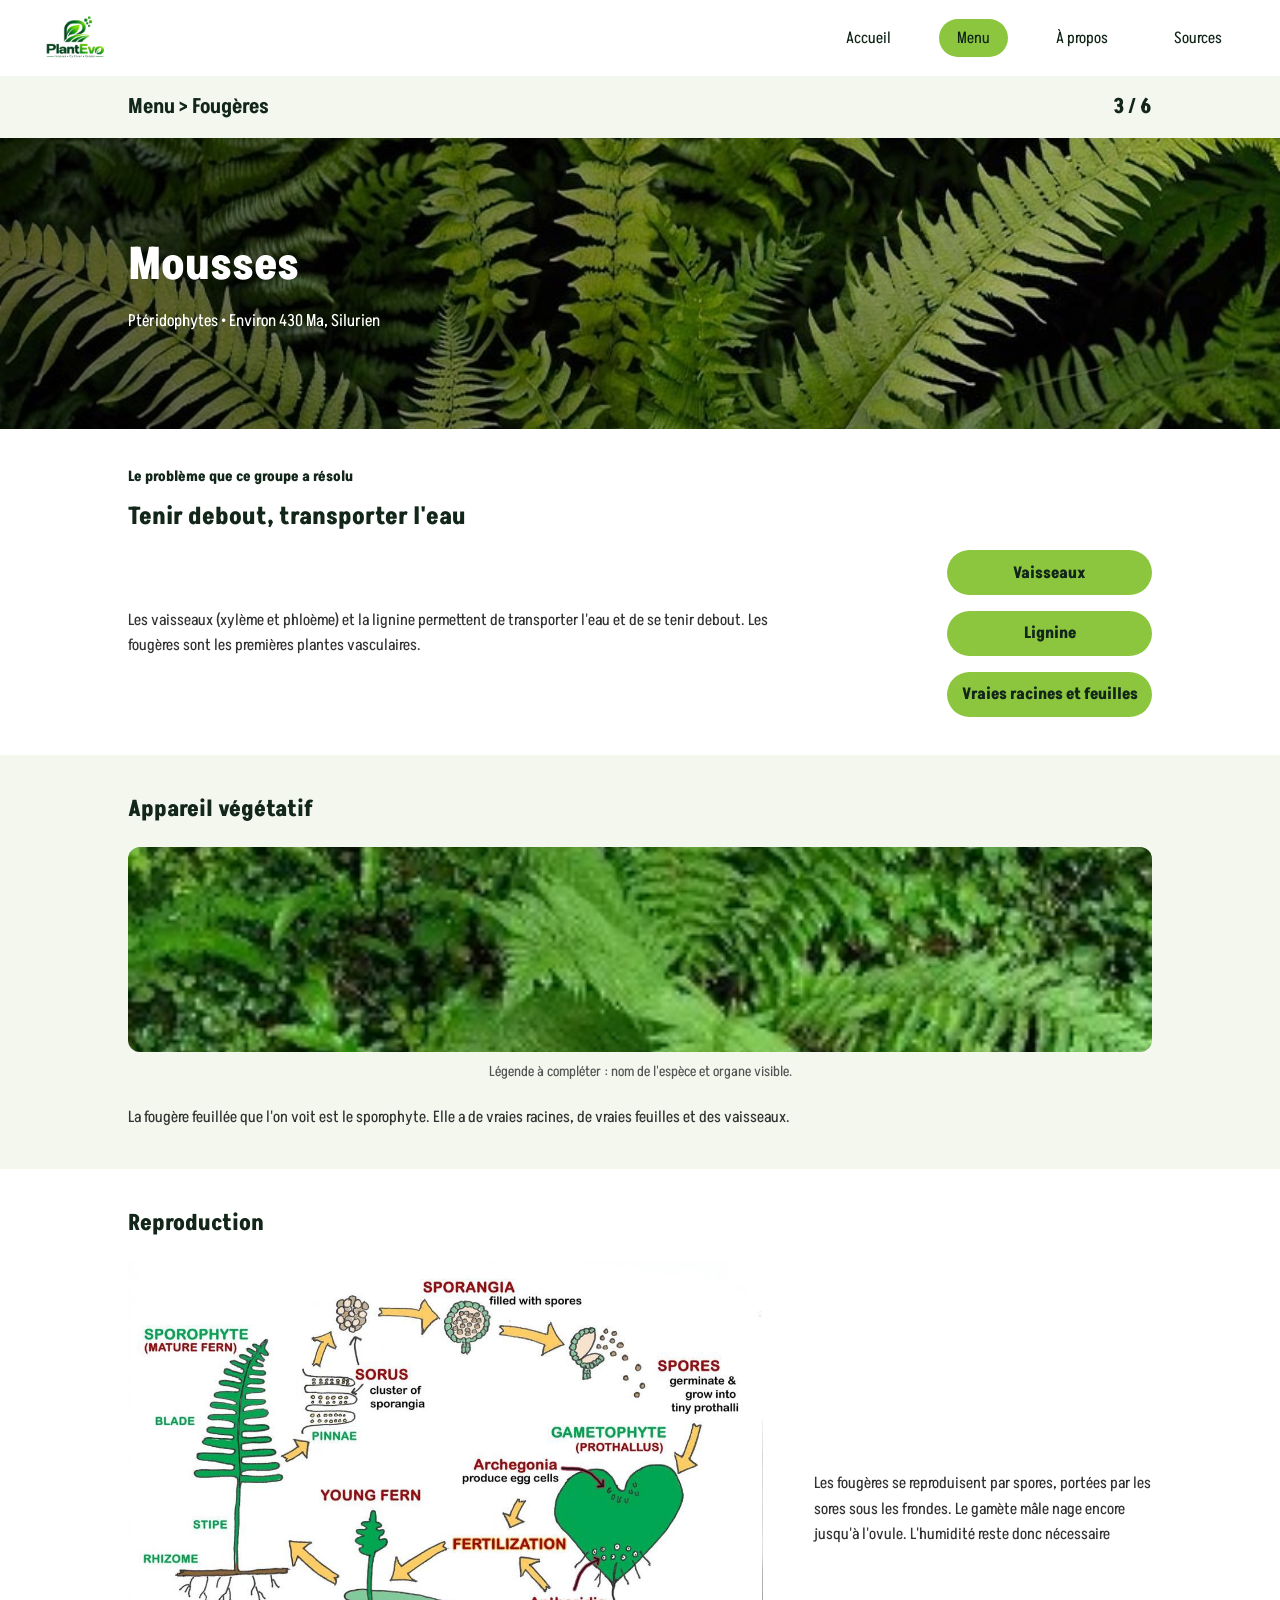
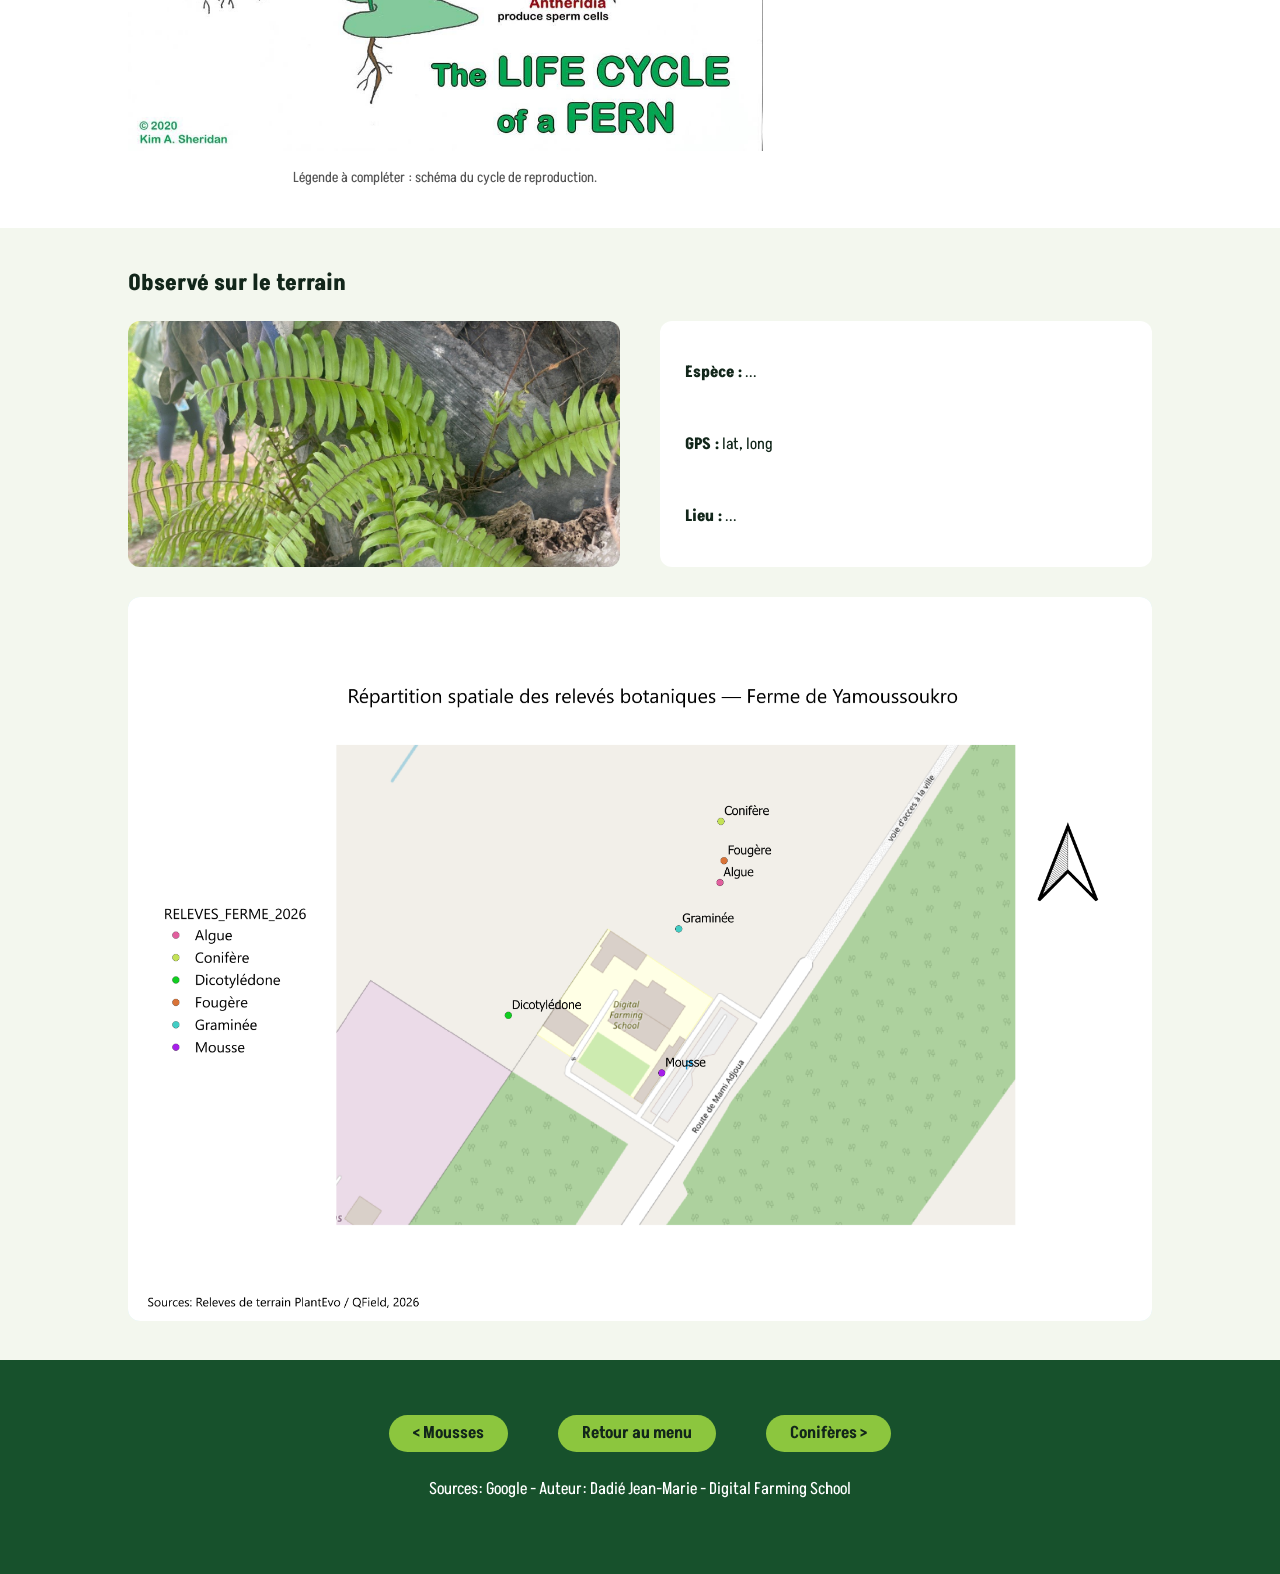
<file: pages/fourgeres.html>
<!DOCTYPE html>
<html lang="fr">
<head>
    <meta charset="UTF-8">
    <meta name="viewport" content="width=device-width, initial-scale=1.0">
    <title>PlantEvo Viewer - Algues</title>
    <link rel="stylesheet" href="../css/style.css"/>
    <link href="https://fonts.googleapis.com/css2?family=Akshar:wght@300;400;500;600;700&display=swap" rel="stylesheet">
</head>
<body>
    <header class="entete">
        <a href="../index.html" class="logo">
            <img src="../image/accueil/Logo éco-agritech PlantEvo transparent.png" alt="PlantEvo">
        </a>
        <nav class="navigation">
            <ul class="nav_barre">
                <li><a href="../index.html">Accueil</a></li>
                <li><a href="../index.html#menu" aria-current="page">Menu</a></li>
                <li><a href="../index.html#a_propos">À propos</a></li>
                <li><a href="../index.html#sources">Sources</a></li>
            </ul>
        </nav>
    </header>
    <div class="bandeau-ariane">
        <div class="entete-ariane">
            <span class="chemin-navigation"><a href="../index.html#menu">Menu</a> &gt; Fougères</span>
            <span class="compteur-etape">3 / 6</span>
        </div>
    </div>
    <div class="banniere-detail">
        <img src="../image/fougeres/Fourgeres(1) - Copie.jpg" alt="Mousses" class="image-fond-detail">
        <div class="contenu-banniere-detail">
            <h1>Mousses</h1>
            <p>Ptéridophytes • Environ 430 Ma, Silurien </p>
        </div>
    </div>
    <main class="conteneur-page-detail">
        <section class="section-simple">
            <h2>Le problème que ce groupe a résolu</h2>
            <h3>Tenir debout, transporter l'eau</h3>
            <div class="grille-probleme">
                <p class="texte-explicatif">
                    Les vaisseaux (xylème et phloème) et la lignine permettent de transporter l'eau et de se tenir debout. Les fougères sont les premières plantes vasculaires.
                </p>
                <div class="liste-badges-droite">
                    <span class="badge-vert-plein">Vaisseaux</span>
                    <span class="badge-vert-plein">Lignine</span>
                    <span class="badge-vert-plein">Vraies racines et feuilles</span>
                </div>
            </div>
        </section>
        <section class="section-detail">
            <h2>Appareil végétatif</h2>
            <div class="carte-illustration">
                <img src="../image/fougeres/WhatsApp Image 2026-11-22 at 22.33.17 (1).jpeg" alt="Appareil végétatif des fougères" class="image-illustration">
            </div>
            <p class="legende-image">Légende à compléter : nom de l'espèce et organe visible.</p>
            <p class="texte-explicatif texte-marge">
                La fougère feuillée que l'on voit est le sporophyte. Elle a de vraies racines, de vraies feuilles et des vaisseaux.
            </p>
        </section>
        <section class="section-detail">
            <h2>Reproduction</h2>
            <div class="grille-reproduction">
                <div class="carte-illustration-reproduction">
                    <img src="../image/fougeres/WhatsApp Image 2026-11-22 at 22.33.50 (3).jpeg" alt="Reproduction des Fougères" class="image-illustration">
                </div>
                <p class="texte-explicatif">
                    Les fougères se reproduisent par spores, portées par les sores sous les frondes. Le gamète mâle nage encore jusqu'à l'ovule. L'humidité reste donc nécessaire
                </p>
            </div>
            <p class="legende-image legende-marge">Légende à compléter : schéma du cycle de reproduction.</p>
        </section>
        <section class="section-detail">
            <h2>Observé sur le terrain</h2>
            <div class="grille-terrain">
                <div class="carte-illustration">
                    <img src="../image/fougeres/fougere.jpg" alt="Observation terrain" class="image-illustration">
                </div>
                <div class="carte-infos-terrain">
                    <p><strong>Espèce :</strong> ...</p>
                    <p><strong>GPS :</strong> lat, long</p>
                    <p><strong>Lieu :</strong> ...</p>
                </div>
            </div>
            <div class="carte-fictive-bleue">
                <span> <img src="../sig/cartes/PlantEvo_carte.png" alt="carte"></span>
            </div>
        </section>
    </main>
    <footer class="pied-page">
        <div class="liens-navigation-bas">
            <a href="./mousses.html" class="bouton-bas">&lt; Mousses</a>
            <a href="../index.html#menu" class="bouton-bas">Retour au menu</a>
            <a href="./conifere.html" class="bouton-bas">Conifères &gt;</a>
        </div>
        <p>
            <span>Sources: Google</span> - 
            <span>Auteur: Dadié Jean-Marie</span> - 
            <span>Digital Farming School</span>
        </p>
    </footer>
</body>
</html>
</file>
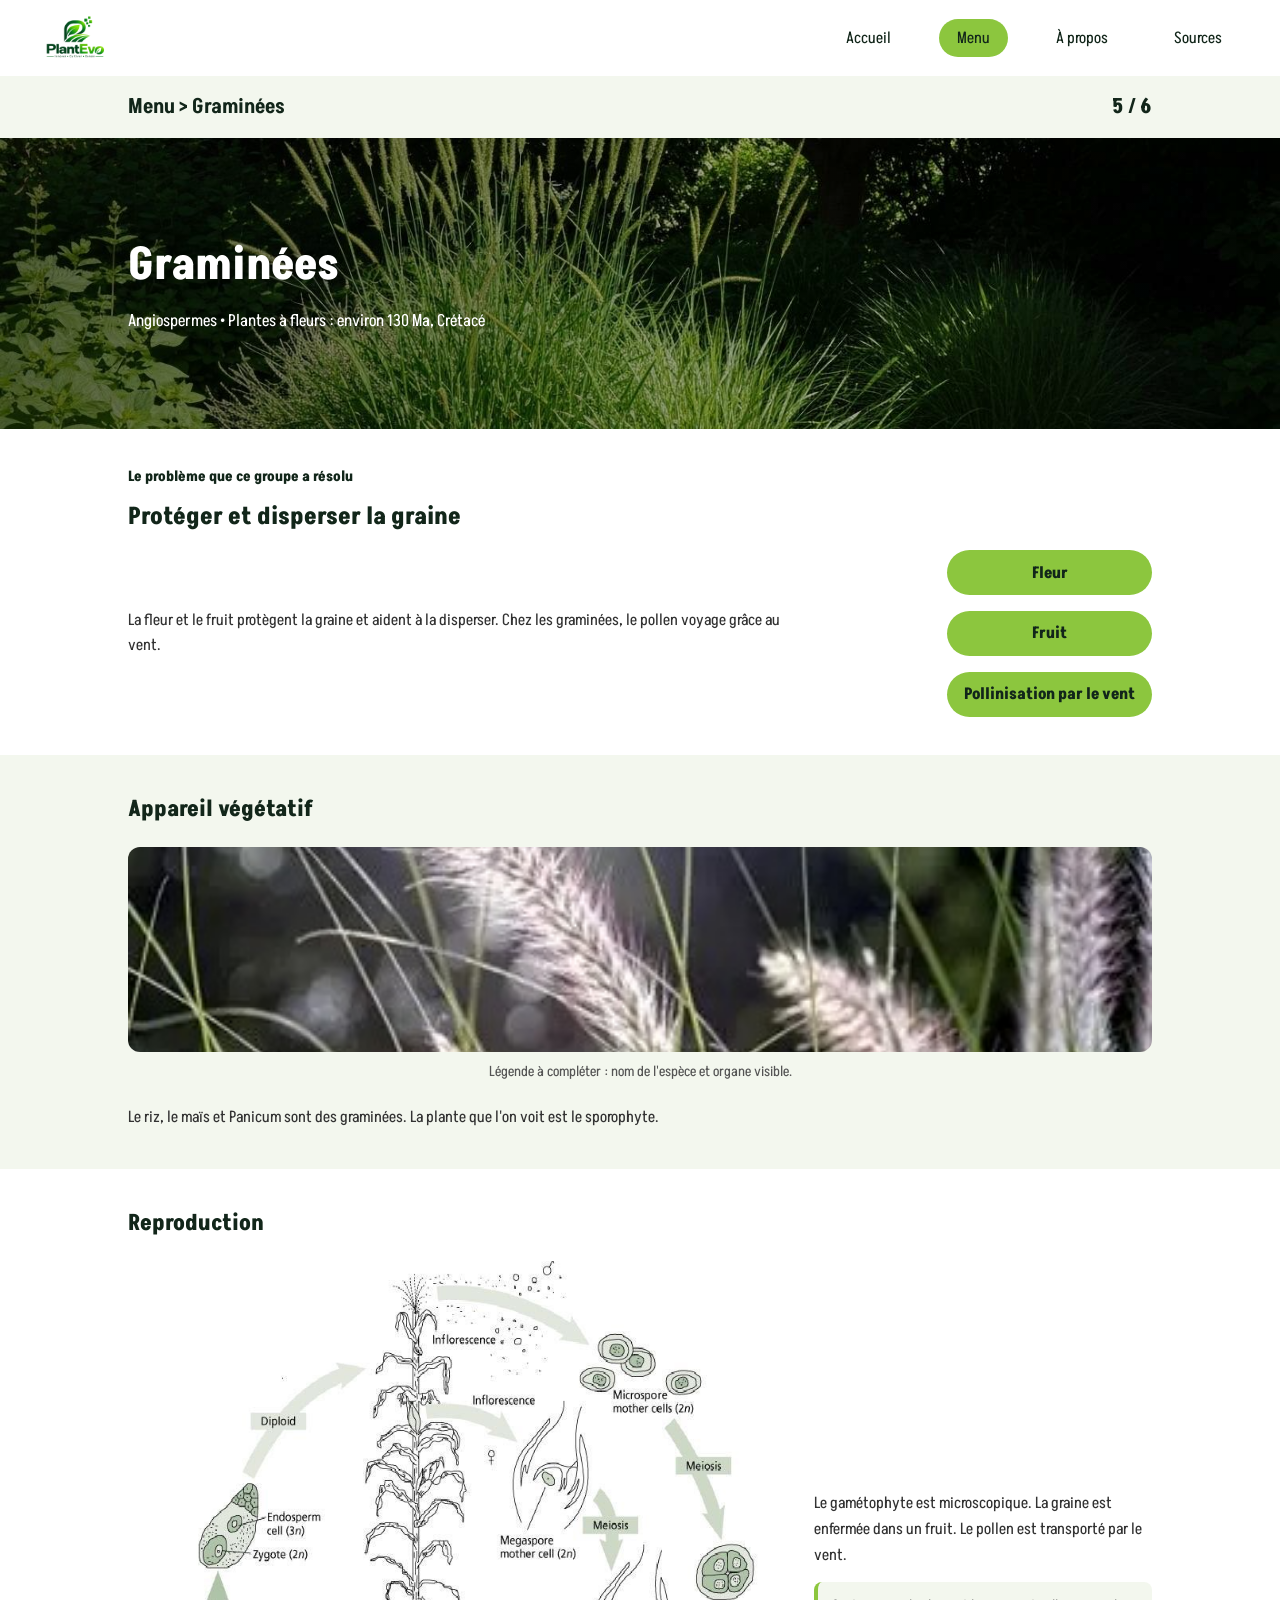
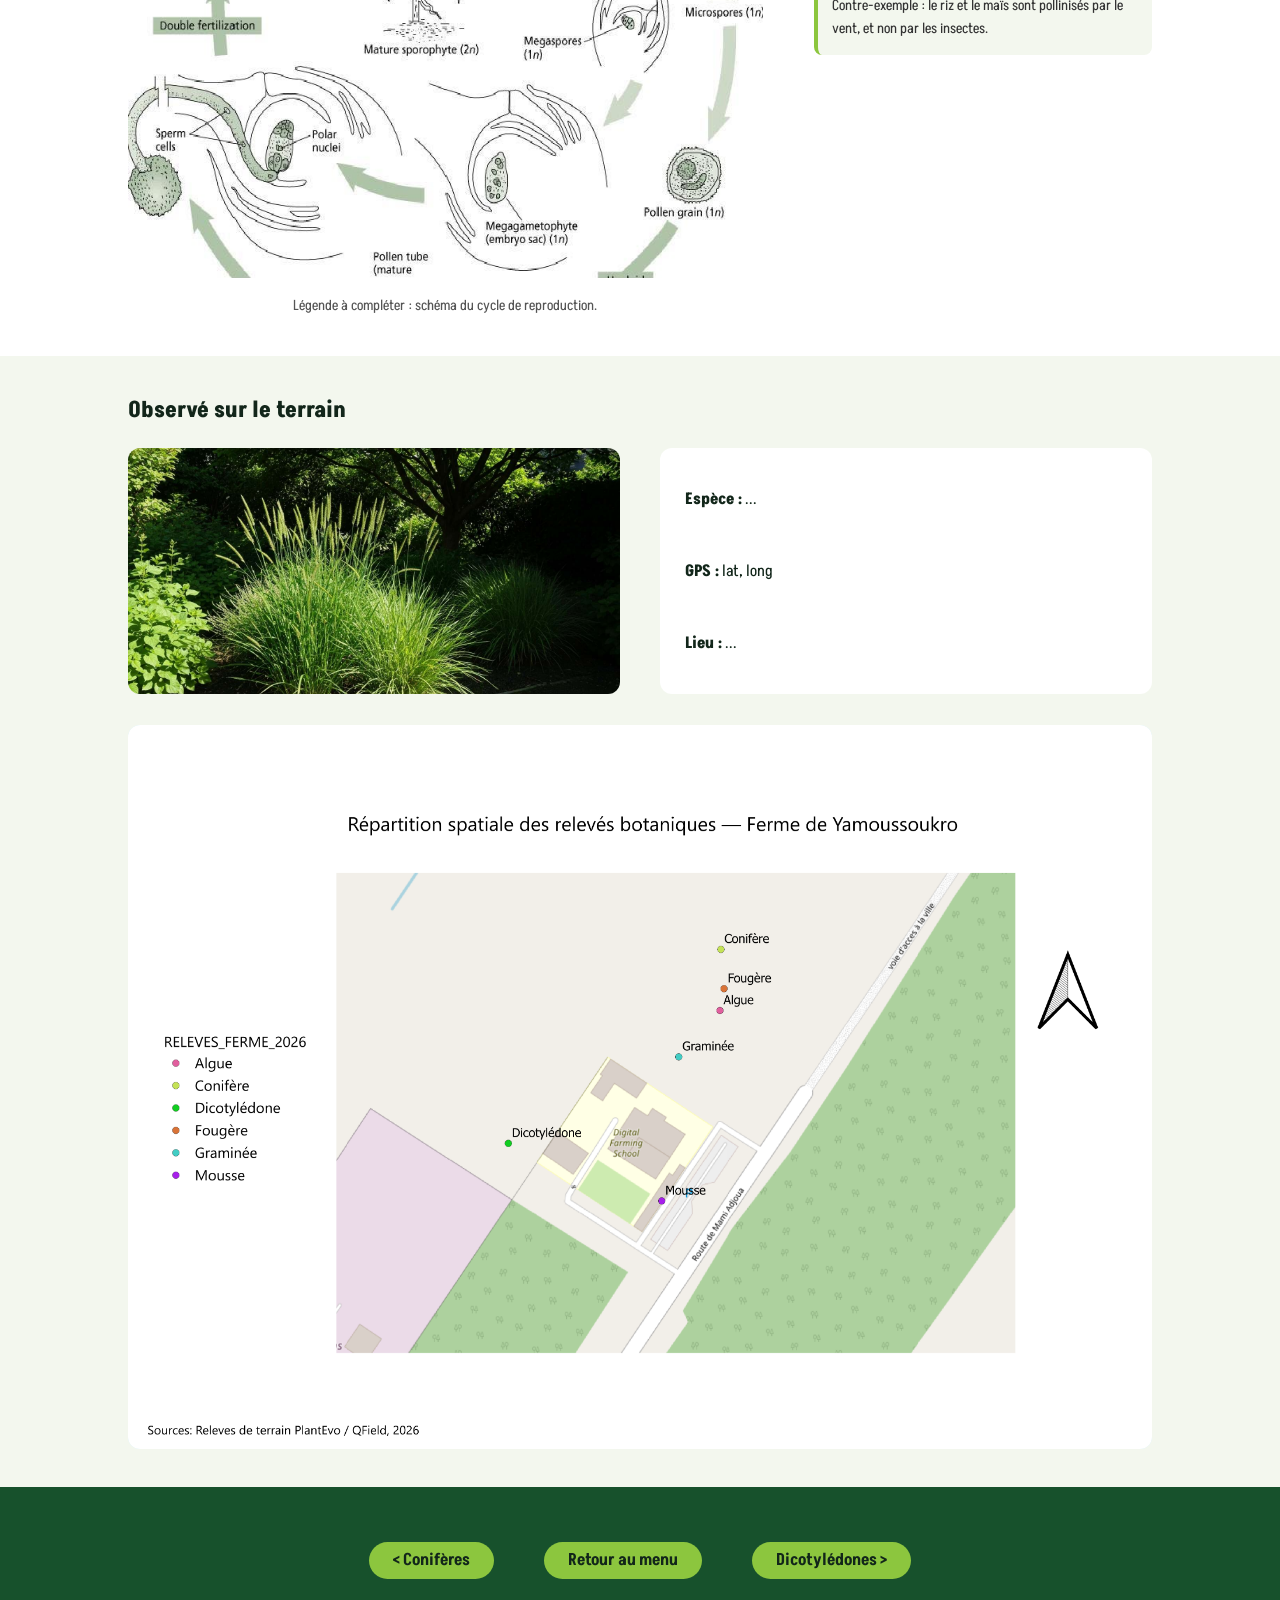
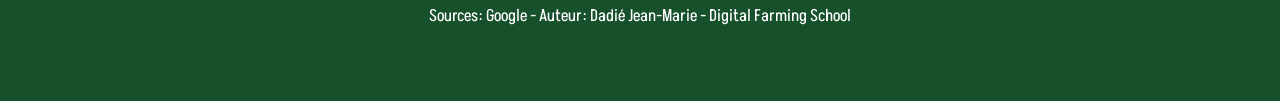
<file: pages/graminees.html>
<!DOCTYPE html>
<html lang="fr">
<head>
    <meta charset="UTF-8">
    <meta name="viewport" content="width=device-width, initial-scale=1.0">
    <title>PlantEvo Viewer - Algues</title>
    <link rel="stylesheet" href="../css/style.css"/>
    <link href="https://fonts.googleapis.com/css2?family=Akshar:wght@300;400;500;600;700&display=swap" rel="stylesheet">
</head>
<body>
    <header class="entete">
        <a href="../index.html" class="logo">
            <img src="../image/accueil/Logo éco-agritech PlantEvo transparent.png" alt="PlantEvo">
        </a>
        <nav class="navigation">
            <ul class="nav_barre">
                <li><a href="../index.html">Accueil</a></li>
                <li><a href="../index.html#menu" aria-current="page">Menu</a></li>
                <li><a href="../index.html#a_propos">À propos</a></li>
                <li><a href="../index.html#sources">Sources</a></li>
            </ul>
        </nav>
    </header>
    <div class="bandeau-ariane">
        <div class="entete-ariane">
            <span class="chemin-navigation"><a a href="../index.html#menu">Menu</a> &gt; Graminées</span>
            <span class="compteur-etape">5 / 6</span>
        </div>
    </div>
    <div class="banniere-detail">
        <img src="../image/graminees/Graminees.jpg" alt="Graminées" class="image-fond-detail">
        <div class="contenu-banniere-detail">
            <h1>Graminées</h1>
            <p>Angiospermes • Plantes à fleurs : environ 130 Ma, Crétacé</p>
        </div>
    </div>
    <main class="conteneur-page-detail">
        <section class="section-simple">
            <h2>Le problème que ce groupe a résolu</h2>
            <h3>Protéger et disperser la graine</h3>
            <div class="grille-probleme">
                <p class="texte-explicatif">
                    La fleur et le fruit protègent la graine et aident à la disperser. Chez les graminées, le pollen voyage grâce au vent.
                </p>
                <div class="liste-badges-droite">
                    <span class="badge-vert-plein">Fleur</span>
                    <span class="badge-vert-plein">Fruit</span>
                    <span class="badge-vert-plein">Pollinisation par le vent</span>
                </div>
            </div>
        </section>
        <section class="section-detail">
            <h2>Appareil végétatif</h2>
            <div class="carte-illustration">
                <img src="../image/graminees/WhatsApp Image 2026-11-22 at 22.33.17 (2).jpeg" alt="Appareil végétatif des Graminées" class="image-illustration">
            </div>
            <p class="legende-image">Légende à compléter : nom de l'espèce et organe visible.</p>
            <p class="texte-explicatif texte-marge">
                Le riz, le maïs et Panicum sont des graminées. La plante que l'on voit est le sporophyte.
            </p>
        </section>
        <section class="section-detail">
            <h2>Reproduction</h2>
            <div class="grille-reproduction">
                <div class="carte-illustration-reproduction">
                    <img src="../image/graminees/WhatsApp Image 2026-11-22 at 22.33.50 (4).jpeg" alt="Reproduction des Graminées" class="image-illustration">
                </div>
                <div class="colonne-texte">
                    <p class="texte-explicatif">
                        Le gamétophyte est microscopique. La graine est enfermée dans un fruit. Le pollen est transporté par le vent.
                    </p>
                    <p class="contre-exemple">
                        Contre-exemple : le riz et le maïs sont pollinisés par le vent, et non par les insectes.
                    </p>
                </div>
            </div>
            <p class="legende-image legende-marge">Légende à compléter : schéma du cycle de reproduction.</p>
        </section>
        <section class="section-detail">
            <h2>Observé sur le terrain</h2>
            <div class="grille-terrain">
                <div class="carte-illustration">
                    <img src="../image/graminees/Graminees.jpg" alt="Observation terrain" class="image-illustration">
                </div>
                <div class="carte-infos-terrain">
                    <p><strong>Espèce :</strong> ...</p>
                    <p><strong>GPS :</strong> lat, long</p>
                    <p><strong>Lieu :</strong> ...</p>
                </div>
            </div>
            <div class="carte-fictive-bleue">
                <span> <img src="../sig/cartes/PlantEvo_carte.png" alt="carte"></span>
            </div>
        </section>
    </main>
    <footer class="pied-page">
        <div class="liens-navigation-bas">
            <a href="./conifere.html" class="bouton-bas">&lt; Conifères</a>
            <a href="../index.html#menu" class="bouton-bas">Retour au menu</a>
            <a href="./dicotyledones.html" class="bouton-bas">Dicotylédones &gt;</a>
        </div>
        <p>
            <span>Sources: Google</span> - 
            <span>Auteur: Dadié Jean-Marie</span> - 
            <span>Digital Farming School</span>
        </p>
    </footer>
</body>
</html>
</file>
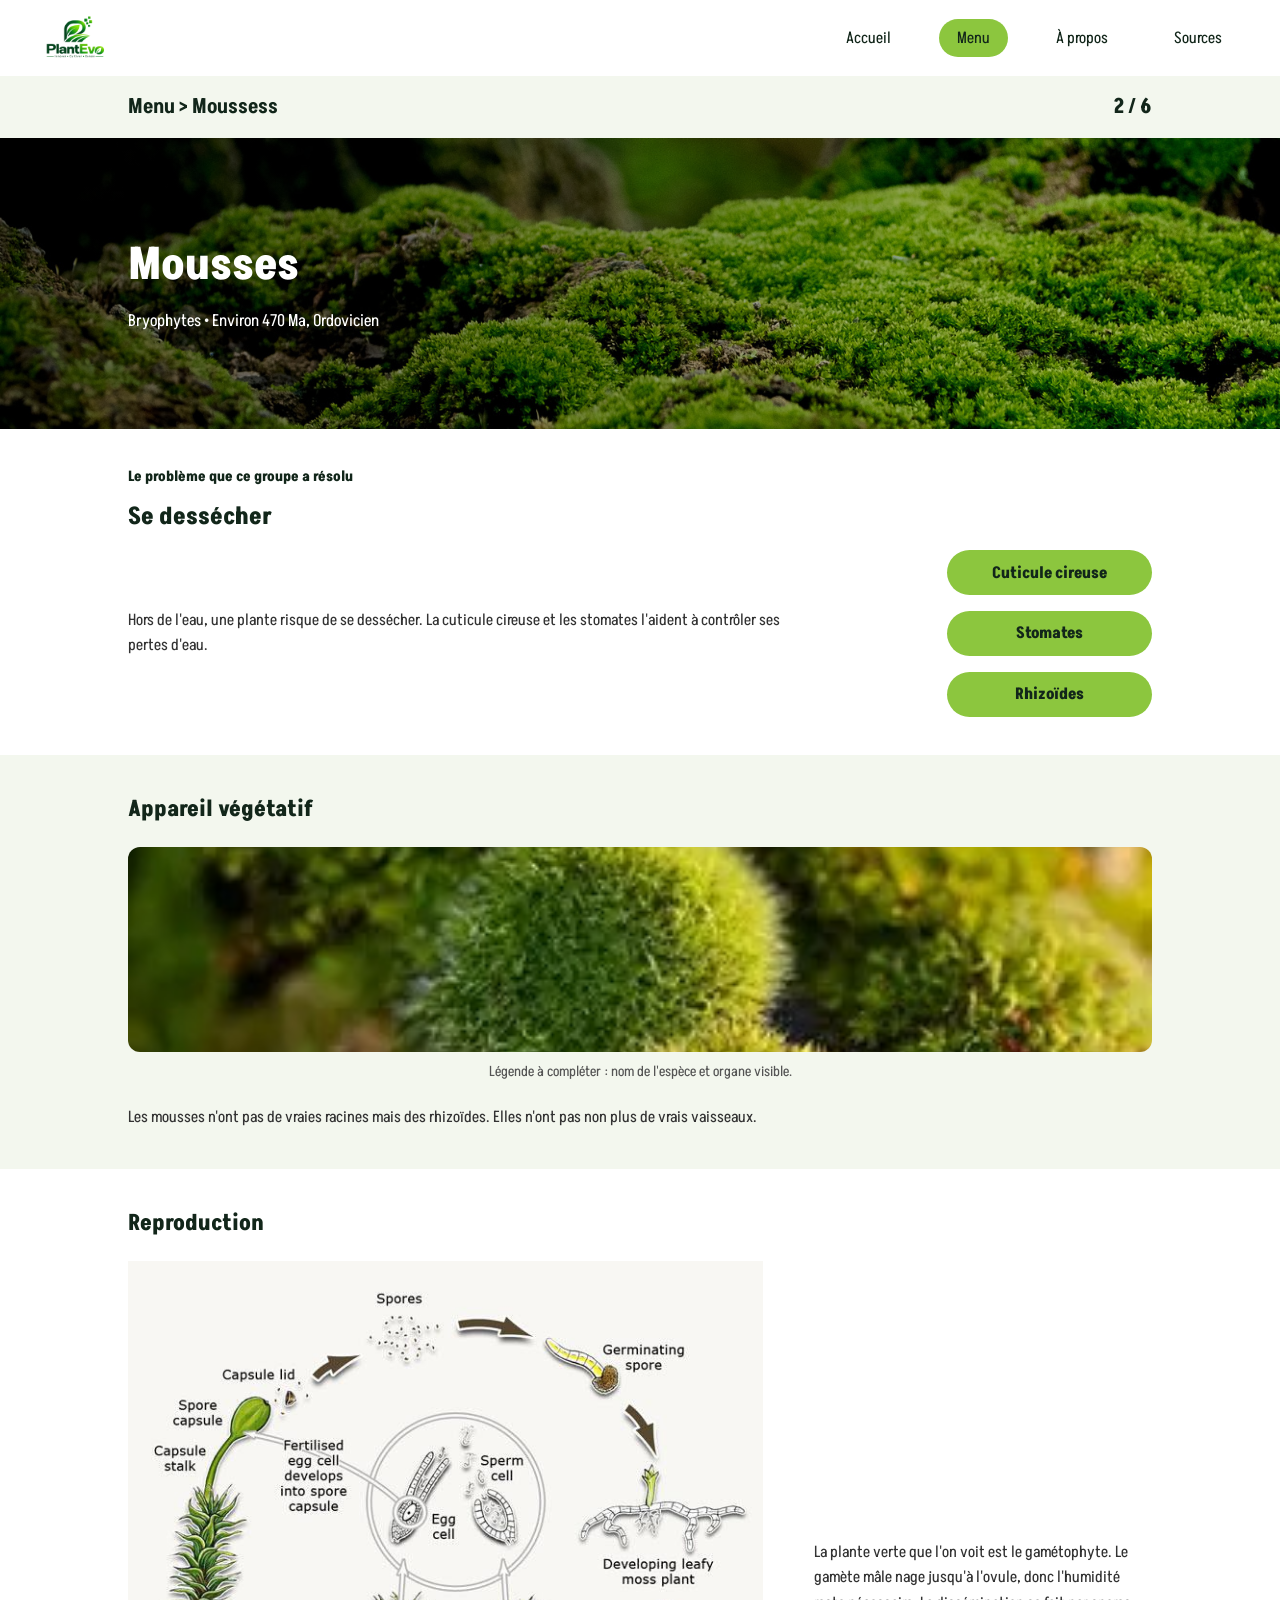
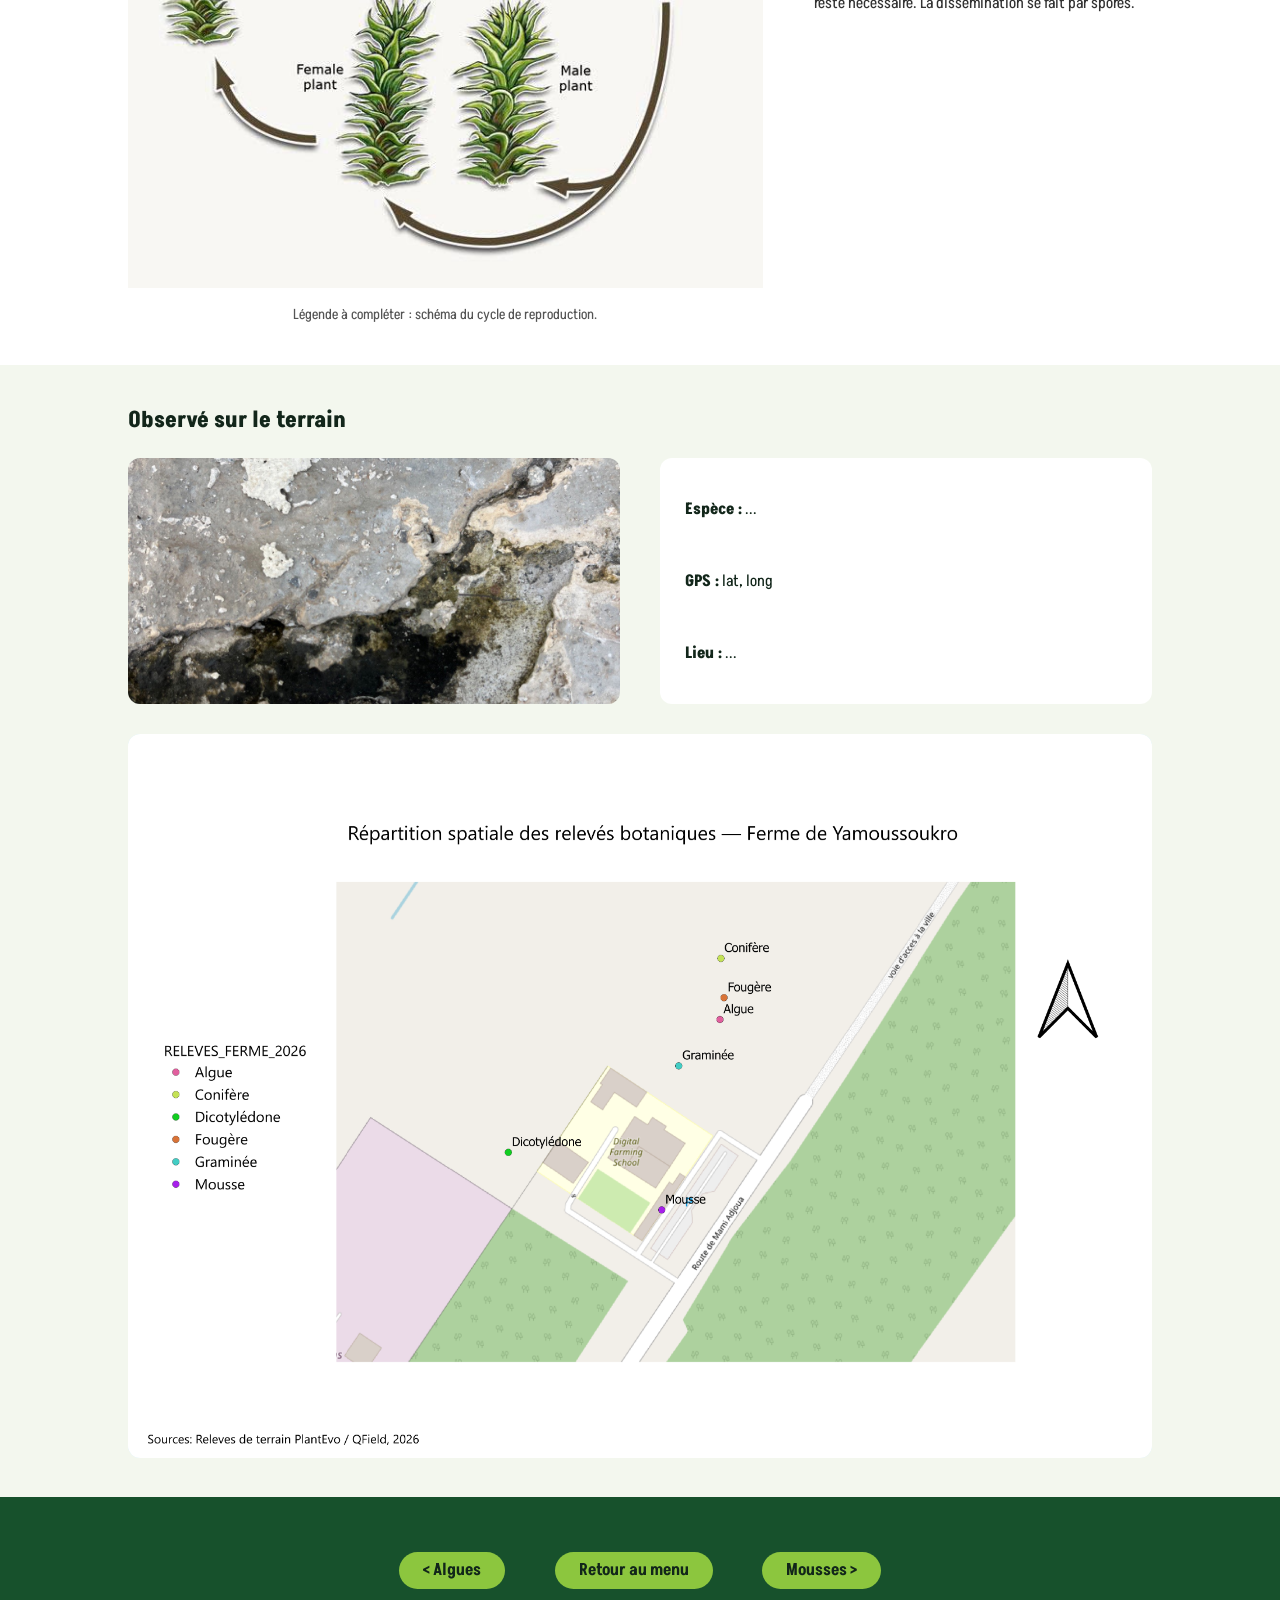
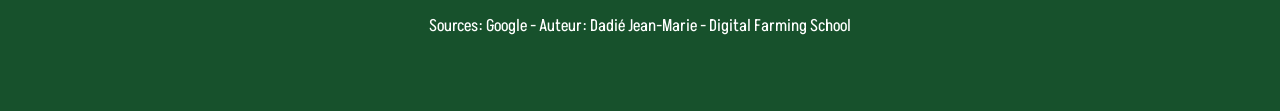
<file: pages/mousses.html>
<!DOCTYPE html>
<html lang="fr">
<head>
    <meta charset="UTF-8">
    <meta name="viewport" content="width=device-width, initial-scale=1.0">
    <title>PlantEvo Viewer - Algues</title>
    <link rel="stylesheet" href="../css/style.css"/>
    <link href="https://fonts.googleapis.com/css2?family=Akshar:wght@300;400;500;600;700&display=swap" rel="stylesheet">
</head>
<body>
    <header class="entete">
        <a href="../index.html" class="logo">
            <img src="../image/accueil/Logo éco-agritech PlantEvo transparent.png" alt="PlantEvo">
        </a>
        <nav class="navigation">
            <ul class="nav_barre">
                <li><a href="../index.html">Accueil</a></li>
                <li><a href="../index.html#menu" aria-current="page">Menu</a></li>
                <li><a href="../index.html#a_propos">À propos</a></li>
                <li><a href="../index.html#sources">Sources</a></li>
            </ul>
        </nav>
    </header>
    <div class="bandeau-ariane">
        <div class="entete-ariane">
            <span class="chemin-navigation"><a href="../index.html#menu">Menu</a> &gt; Moussess</span>
            <span class="compteur-etape">2 / 6</span>
        </div>
    </div>
    <div class="banniere-detail">
        <img src="../image/mousses/Mousses.jpg" alt="Mousses" class="image-fond-detail">
        <div class="contenu-banniere-detail">
            <h1>Mousses</h1>
            <p>Bryophytes • Environ 470 Ma, Ordovicien </p>
        </div>
    </div>
    <main class="conteneur-page-detail">
        <section class="section-simple">
            <h2>Le problème que ce groupe a résolu</h2>
            <h3>Se dessécher</h3>
            <div class="grille-probleme">
                <p class="texte-explicatif">
                    Hors de l'eau, une plante risque de se dessécher. La cuticule cireuse et les stomates l'aident à contrôler ses pertes d'eau.
                </p>
                <div class="liste-badges-droite">
                    <span class="badge-vert-plein">Cuticule cireuse</span>
                    <span class="badge-vert-plein">Stomates</span>
                    <span class="badge-vert-plein">Rhizoïdes</span>
                </div>
            </div>
        </section>
        <section class="section-detail">
            <h2>Appareil végétatif</h2>
            <div class="carte-illustration">
                <img src="../image/mousses/WhatsApp Image 2026-11-22 at 22.33.17 (3).jpeg" alt="Appareil végétatif des Mousses" class="image-illustration">
            </div>
            <p class="legende-image">Légende à compléter : nom de l'espèce et organe visible.</p>
            <p class="texte-explicatif texte-marge">
                Les mousses n'ont pas de vraies racines mais des rhizoïdes. Elles n'ont pas non plus de vrais vaisseaux.
            </p>
        </section>
        <section class="section-detail">
            <h2>Reproduction</h2>
            <div class="grille-reproduction">
                <div class="carte-illustration-reproduction">
                    <img src="../image/mousses/WhatsApp Image 2026-11-22 at 22.33.50 (1).jpeg" alt="Reproduction des algues" class="image-illustration">
                </div>
                <p class="texte-explicatif">
                    La plante verte que l'on voit est le gamétophyte. Le gamète mâle nage jusqu'à l'ovule, donc l'humidité reste nécessaire. La dissémination se fait par spores.
                </p>
            </div>
            <p class="legende-image legende-marge">Légende à compléter : schéma du cycle de reproduction.</p>
        </section>
        <section class="section-detail">
            <h2>Observé sur le terrain</h2>
            <div class="grille-terrain">
                <div class="carte-illustration">
                    <img src="../image/mousses/mousse.jpg" alt="Observation terrain" class="image-illustration">
                </div>
                <div class="carte-infos-terrain">
                    <p><strong>Espèce :</strong> ...</p>
                    <p><strong>GPS :</strong> lat, long</p>
                    <p><strong>Lieu :</strong> ...</p>
                </div>
            </div>
            <div class="carte-fictive-bleue">
                <span> <img src="../sig/cartes/PlantEvo_carte.png" alt="carte"></span>
            </div>
        </section>
    </main>
    <footer class="pied-page">
        <div class="liens-navigation-bas">
            <a href="./algues.html" class="bouton-bas">&lt; Algues</a>
            <a href="../index.html#menu" class="bouton-bas">Retour au menu</a>
            <a href="./fourgeres.html" class="bouton-bas">Mousses &gt;</a>
        </div>
        <p>
            <span>Sources: Google</span> - 
            <span>Auteur: Dadié Jean-Marie</span> - 
            <span>Digital Farming School</span>
        </p>
    </footer>
</body>
</html>
</file>
<file: css/style.css>
/* Base de la page */
html {
    scroll-behavior: smooth;
    scroll-padding-top: 90px;
}
body {
    font-family: "Akshar", sans-serif;
    color: #12261A;
    line-height: 1.5;
    margin: 0;
    padding: 0;
}

/* Liens */
a {
    text-decoration: none;
    color: inherit;
}

/* En-tête (commun aux deux pages) */
.entete {
    display: flex;
    position: sticky;
    background-color: white;
    top: 0;
    z-index: 1000;
    justify-content: space-between;
    align-items: center;
    padding: 15px 40px;
}

/* Logo */
.logo {
    display: flex;
    align-items: center;
}
.logo img {
    width: auto;
    height: 46px;
    object-fit: contain;
}

/* Navigation */
.navigation {
    display: flex;
}
.nav_barre a {
    padding: 8px 18px;
    border-radius: 50px;
    transition: background-color 0.25s ease, color 0.25s ease; 
}
.nav_barre {
    display: flex;
    list-style: none;
    gap: 30px;
    align-items: center;
    margin: 0;
    padding: 0;
}

/* Navigation : survol */
.nav_barre a:hover {
    background-color: #eef5e6;
    border-radius: 50px;
}

/* Navigation : page active */
.nav_barre a[aria-current] {
    background-color: #8CC63E;
    border-radius: 50px;
}


/* ================= PAGE D'ACCUEIL ================= */

/* Bannière d'accueil */
.section-banniere {
    position: relative;
    padding-bottom: 50px;
}
.banniere-image {
    position: relative;
    width: 100%;
    min-height: 420px;
    display: flex;
    align-items: center;
    overflow: hidden;
}
.image-fond {
    position: absolute;
    inset: 0;
    width: 100%;
    height: 100%;
    object-fit: cover;
    z-index: 1;
}
.banniere-image::after {
    content: "";
    position: absolute;
    inset: 0;
    background: rgba(15, 20, 15, 0.45);
    z-index: 2;
}
.conteneur-banniere {
    position: relative;
    z-index: 3;
    color: #ffffff;
    max-width: 800px;
    padding: 40px 60px;
}

/* Étiquette de la bannière */
.etiquette-contour {
    display: inline-block;
    border: 1.5px solid #ffffff;
    padding: 6px 18px;
    border-radius: 50px;
    font-size: 0.9rem;
    font-weight: 500;
    margin-bottom: 16px;
}

/* Titre et texte de la bannière */
.conteneur-banniere h1 {
    font-size: 2.8rem;
    font-weight: 700;
    margin-bottom: 14px;
}
.conteneur-banniere p {
    font-size: 1rem;
    line-height: 1.5;
    margin-bottom: 24px;
    max-width: 580px;
}

/* Bouton Commencer le voyage */
.bouton-voyage {
    display: inline-block;
    background-color: #8CC63E;
    color: #12261A;
    font-weight: 700;
    padding: 12px 28px;
    border-radius: 50px;
    transition: background-color 0.25s ease, transform 0.25s ease;
}
.bouton-voyage:hover {
    background-color: #7bb332;
    transform: translateY(-2px);
}

/* Statistiques */
.grille-statistiques {
    position: relative;
    z-index: 4;
    max-width: 1100px;
    margin: -50px auto 0 auto;
    display: grid;
    grid-template-columns: repeat(3, 1fr);
    gap: 30px;
    padding: 0 20px;
}
.carte-stat {
    background-color: #ffffff;
    border: 1px solid #d5e0d2;
    border-radius: 16px;
    padding: 30px 20px;
    text-align: center;
    box-shadow: 0 8px 24px rgba(0, 0, 0, 0.06);
}
.chiffre-stat {
    display: block;
    font-size: 1.6rem;
    font-weight: 700;
    color: #12261A;
    margin-bottom: 6px;
}
.texte-stat {
    font-size: 0.92rem;
    color: #555555;
}

/* Pastille de titre (Menu, À propos) */
.pastille-titre {
    display: inline-block;
    background-color: #C2D9BF;
    color: #12261A;
    font-weight: 700;
    padding: 10px 38px;
    border-radius: 50px;
    margin-bottom: 22px;
}

/* Section Menu */
.section-menu {
    max-width: 1140px;
    margin: 0 auto;
    padding: 40px 40px 60px;
}
.section-menu h2 {
    font-size: 1.7rem;
    margin-bottom: 6px;
}
.sous-titre {
    color: #4a554b;
    margin-bottom: 28px;
}

/* Grille des étapes */
.grille-etapes {
    display: grid;
    grid-template-columns: repeat(6, 1fr);
    gap: 16px;
}

/* Carte d'étape */
.carte-etape {
    display: flex;
    flex-direction: column;
    border: 1.5px solid #8CC63E;
    border-radius: 16px;
    padding: 10px 10px 16px;
    background-color: #ffffff;
    transition: transform 0.3s ease, box-shadow 0.3s ease, border-color 0.3s ease;
}
.carte-etape:hover {
    transform: translateY(-8px);
    border-color: #17512C;
    box-shadow: 0 12px 24px rgba(23, 81, 44, 0.14);
}

/* Image de l'étape */
.image-etape {
    width: 100%;
    height: 150px;
    object-fit: cover;
    background-color: #B9D3B8;
    border-radius: 10px;
    margin-bottom: 12px;
    transition: transform 0.3s ease;
}
.carte-etape:hover .image-etape {
    transform: scale(1.03);
}

/* Numéro de l'étape */
.numero-etape {
    width: 28px;
    height: 28px;
    border-radius: 50%;
    background-color: #8CC63E;
    color: #12261A;
    font-weight: 700;
    font-size: 0.9rem;
    display: flex;
    align-items: center;
    justify-content: center;
    margin-bottom: 10px;
    transition: background-color 0.3s ease, color 0.3s ease;
}
.carte-etape:hover .numero-etape {
    background-color: #17512C;
    color: #ffffff;
}

/* Titre et description de l'étape */
.carte-etape h3 {
    font-size: 1rem;
    margin-bottom: 8px;
}
.description-etape {
    font-size: 0.85rem;
    color: #333333;
    margin-bottom: 14px;
    flex-grow: 1;
}

/* Badge d'âge */
.badge-age {
    display: inline-block;
    background-color: #C2D9BF;
    color: #12261A;
    font-size: 0.72rem;
    font-weight: 600;
    padding: 4px 10px;
    border-radius: 50px;
    align-self: flex-start;
}

/* Flèche de l'eau à la terre */
.zone-fleche {
    margin-top: 32px;
    text-align: center;
}
.ligne-fleche {
    position: relative;
    width: 82%;
    height: 2px;
    background-color: #12261A;
    margin: 0 auto 8px;
}
.ligne-fleche::after {
    content: "";
    position: absolute;
    right: 0;
    top: -4px;
    width: 10px;
    height: 10px;
    border-top: 2px solid #12261A;
    border-right: 2px solid #12261A;
    transform: rotate(45deg);
}
.zone-fleche p {
    font-size: 0.9rem;
    font-weight: 500;
}

/* Section À propos */
.section-apropos {
    background-color: #F3F7EE;
    padding: 50px 80px 65px;
}
.section-apropos h2 {
    font-size: 1.7rem;
    margin-bottom: 24px;
}

/* Pourquoi ce projet */
.grille-pourquoi {
    display: grid;
    grid-template-columns: repeat(3, 1fr);
    gap: 28px;
    margin-bottom: 42px;
}
.carte-pourquoi {
    background-color: #ffffff;
    border: 1.5px solid #8CC63E;
    border-radius: 16px;
    padding: 24px;
}
.entete-pourquoi {
    display: flex;
    align-items: center;
    gap: 14px;
    margin-bottom: 12px;
}
.point-vert {
    width: 24px;
    height: 24px;
    border-radius: 50%;
    background-color: #8CC63E;
    flex-shrink: 0;
}
.carte-pourquoi p {
    padding-left: 38px;
    font-size: 0.95rem;
    color: #333333;
}

/* Comment ça marche */
.liste-marche {
    display: flex;
    gap: 70px;
    padding-left: 30px;
}
.etape-marche {
    display: flex;
    align-items: center;
    gap: 14px;
    font-weight: 500;
}
.numero-sombre {
    width: 32px;
    height: 32px;
    border-radius: 50%;
    background-color: #17512C;
    color: #ffffff;
    display: flex;
    align-items: center;
    justify-content: center;
    font-weight: 700;
}

/* Pied de page (commun aux deux pages) */
.pied-page {
    background-color: #17512C;
    color: #ffffff;
    text-align: center;
    padding: 55px 20px;
    font-size: 1.05rem;
}


/* ================= PAGES DÉTAIL (Algues, Mousses, ...) ================= */

/* Conteneur de la page */
.conteneur-page-detail { padding: 0; }

/* Fil d'ariane */
.bandeau-ariane { background-color: #F3F7EE; }
.entete-ariane {
    display: flex;
    justify-content: space-between;
    align-items: center;
    padding: 1.2% 10%;
    font-size: 130%;
    font-weight: 600;
    color: #12261A;
}

/* Fil d'ariane : lien Menu */
.chemin-navigation a {
    border-bottom: 2px solid transparent;
    transition: border-color 0.25s ease, color 0.25s ease;
}
.chemin-navigation a:hover {
    color: #17512C;
    border-bottom-color: #8CC63E;
}

/* Fil d'ariane : compteur d'étape */
.compteur-etape { font-weight: 700; }

/* Bannière de la page détail */
.banniere-detail {
    position: relative;
    display: flex;
    align-items: center;
    aspect-ratio: 4.4 / 1;
    min-height: 220px;
    overflow: hidden;
}
.image-fond-detail {
    position: absolute;
    inset: 0;
    width: 100%;
    height: 100%;
    object-fit: cover;
}
.banniere-detail::after {
    content: "";
    position: absolute;
    inset: 0;
    background: linear-gradient(90deg, rgba(0,0,0,0.6) 0%, rgba(0,0,0,0.15) 100%);
}

/* Titre et sous-titre de la bannière détail */
.contenu-banniere-detail {
    position: relative;
    z-index: 1;
    width: 100%;
    padding: 0 10%;
    color: #ffffff;
}
.contenu-banniere-detail h1 {
    font-size: 280%;
    font-weight: 700;
    margin: 0 0 1%;
}
.contenu-banniere-detail p { font-size: 105%; margin: 0; }

/* Sections (bandes pleine largeur) */
.section-simple,
.section-detail {
    padding: 3% 10%;
    margin: 0;
    background-color: #ffffff;
}
.section-detail:nth-of-type(even) { background-color: #F3F7EE; }

/* Titres des sections */
.section-simple h2 {
    font-size: 90%;
    font-weight: 700;
    margin: 0 0 1%;
}
.section-simple h3 {
    font-size: 150%;
    font-weight: 700;
    margin: 0 0 1.5%;
}
.section-detail h2 {
    font-size: 140%;
    font-weight: 700;
    color: #12261A;
    margin: 0 0 2%;
}

/* Colonne de texte (reproduction) */
.colonne-texte {
    display: flex;
    flex-direction: column;
    justify-content: center;
}

/* Texte explicatif */
.texte-explicatif {
    font-size: 100%;
    line-height: 1.6;
    color: #333333;
    margin: 0;
}

/* Contre-exemple */
.contre-exemple {
    font-size: 90%;
    line-height: 1.6;
    color: #333333;
    background-color: #F3F7EE;
    border-left: 4px solid #8CC63E;
    border-radius: 8px;
    padding: 4%;
    margin: 4% 0 0;
}

/* Marge du texte sous l'image */
.texte-marge { margin-top: 2%; }

/* Le problème résolu : texte + badges */
.grille-probleme {
    display: grid;
    grid-template-columns: 65% 20%;
    justify-content: space-between;
    align-items: center;
}
.liste-badges-droite { display: flex; flex-direction: column; }
.badge-vert-plein {
    background-color: #8CC63E;
    color: #12261A;
    font-weight: 700;
    text-align: center;
    padding: 5% 0;
    border-radius: 50px;
}
.badge-vert-plein + .badge-vert-plein { margin-top: 8%; }

/* Images d'illustration */
.carte-illustration {
    width: 100%;
    aspect-ratio: 5 / 1;
    border-radius: 12px;
    overflow: hidden;
    background-color: #B9D3B8;
}
.image-illustration {
    width: 100%;
    height: 100%;
    object-fit: cover;
}

/* Légendes des images */
.legende-image {
    text-align: center;
    font-size: 90%;
    color: #555555;
    margin: 1% 0 0;
}

/* Observé sur le terrain : image de la carte */
.carte-fictive-bleue span {
    display: block;
    width: 100%;
}
.carte-fictive-bleue img {
    display: block;
    width: 100%;
    height: auto;
    border-radius: 12px;
}

/* Reproduction : schéma + texte */
.grille-reproduction {
    display: grid;
    grid-template-columns: 62% 33%;
    justify-content: space-between;
    align-items: center;
}
.carte-illustration-reproduction .image-illustration {
    height: auto;
    object-fit: contain;
}

/* Reproduction : légende sous le schéma */
.legende-marge { width: 62%; margin-top: 1%; } /* centrée sous le schéma */

/* Observé sur le terrain : image + infos */
.grille-terrain {
    display: grid;
    grid-template-columns: 48% 48%;
    justify-content: space-between;
}
.grille-terrain .carte-illustration { aspect-ratio: 2 / 1; }

/* Observé sur le terrain : fiche d'infos */
.carte-infos-terrain {
    display: flex;
    flex-direction: column;
    justify-content: space-around;
    background-color: #ffffff;
    border-radius: 12px;
    padding: 3% 5%;
}
.carte-infos-terrain p { margin: 0; }

/* Observé sur le terrain : bloc carte */
.carte-fictive-bleue {
    display: grid;
    place-items: center;
    aspect-ratio: 5.5 / 1;
    margin-top: 3%;
    background-color: #D0EEF5;
    border-radius: 12px;
    font-size: 120%;
    font-weight: 700;
}

/* Boutons du pied de page */
.liens-navigation-bas {
    display: flex;
    justify-content: center;
    flex-wrap: wrap;
    gap: 10px 4%;
    margin-bottom: 2%;
}
.bouton-bas {
    background-color: #8CC63E;
    color: #12261A;
    font-weight: 600;
    padding: 6px 24px;
    border-radius: 50px;
    transition: background-color 0.25s ease;
}
.bouton-bas:hover { background-color: #ffffff; }


/* ================= MOBILE (pages détail) ================= */
@media (max-width: 768px) {
    /* Mobile : fil d'ariane */
    .entete-ariane { padding: 3% 5%; }

    /* Mobile : bannière */
    .banniere-detail { aspect-ratio: 2 / 1; }
    .contenu-banniere-detail { padding: 0 5%; }
    .contenu-banniere-detail h1 { font-size: 200%; }

    /* Mobile : sections */
    .section-simple,
    .section-detail { padding: 6% 5%; }

    /* Mobile : grilles en une colonne */
    .grille-probleme,
    .grille-reproduction,
    .grille-terrain { grid-template-columns: 100%; }

    /* Mobile : badges */
    .grille-probleme .liste-badges-droite {
        flex-direction: row;
        flex-wrap: wrap;
        gap: 10px 3%;
        margin-top: 4%;
    }
    .badge-vert-plein,
    .badge-vert-plein + .badge-vert-plein { padding: 2% 6%; margin-top: 0; }

    /* Mobile : espaces entre les blocs des grilles */
    .grille-reproduction > :last-child,
    .grille-terrain > :last-child { margin-top: 4%; }

    /* Mobile : images, légende et carte */
    .carte-illustration { aspect-ratio: 3 / 1; }
    .grille-terrain .carte-illustration { aspect-ratio: 2 / 1; }
    .legende-marge { width: 100%; }
    .carte-fictive-bleue { aspect-ratio: 3 / 1; }
}
</file>
